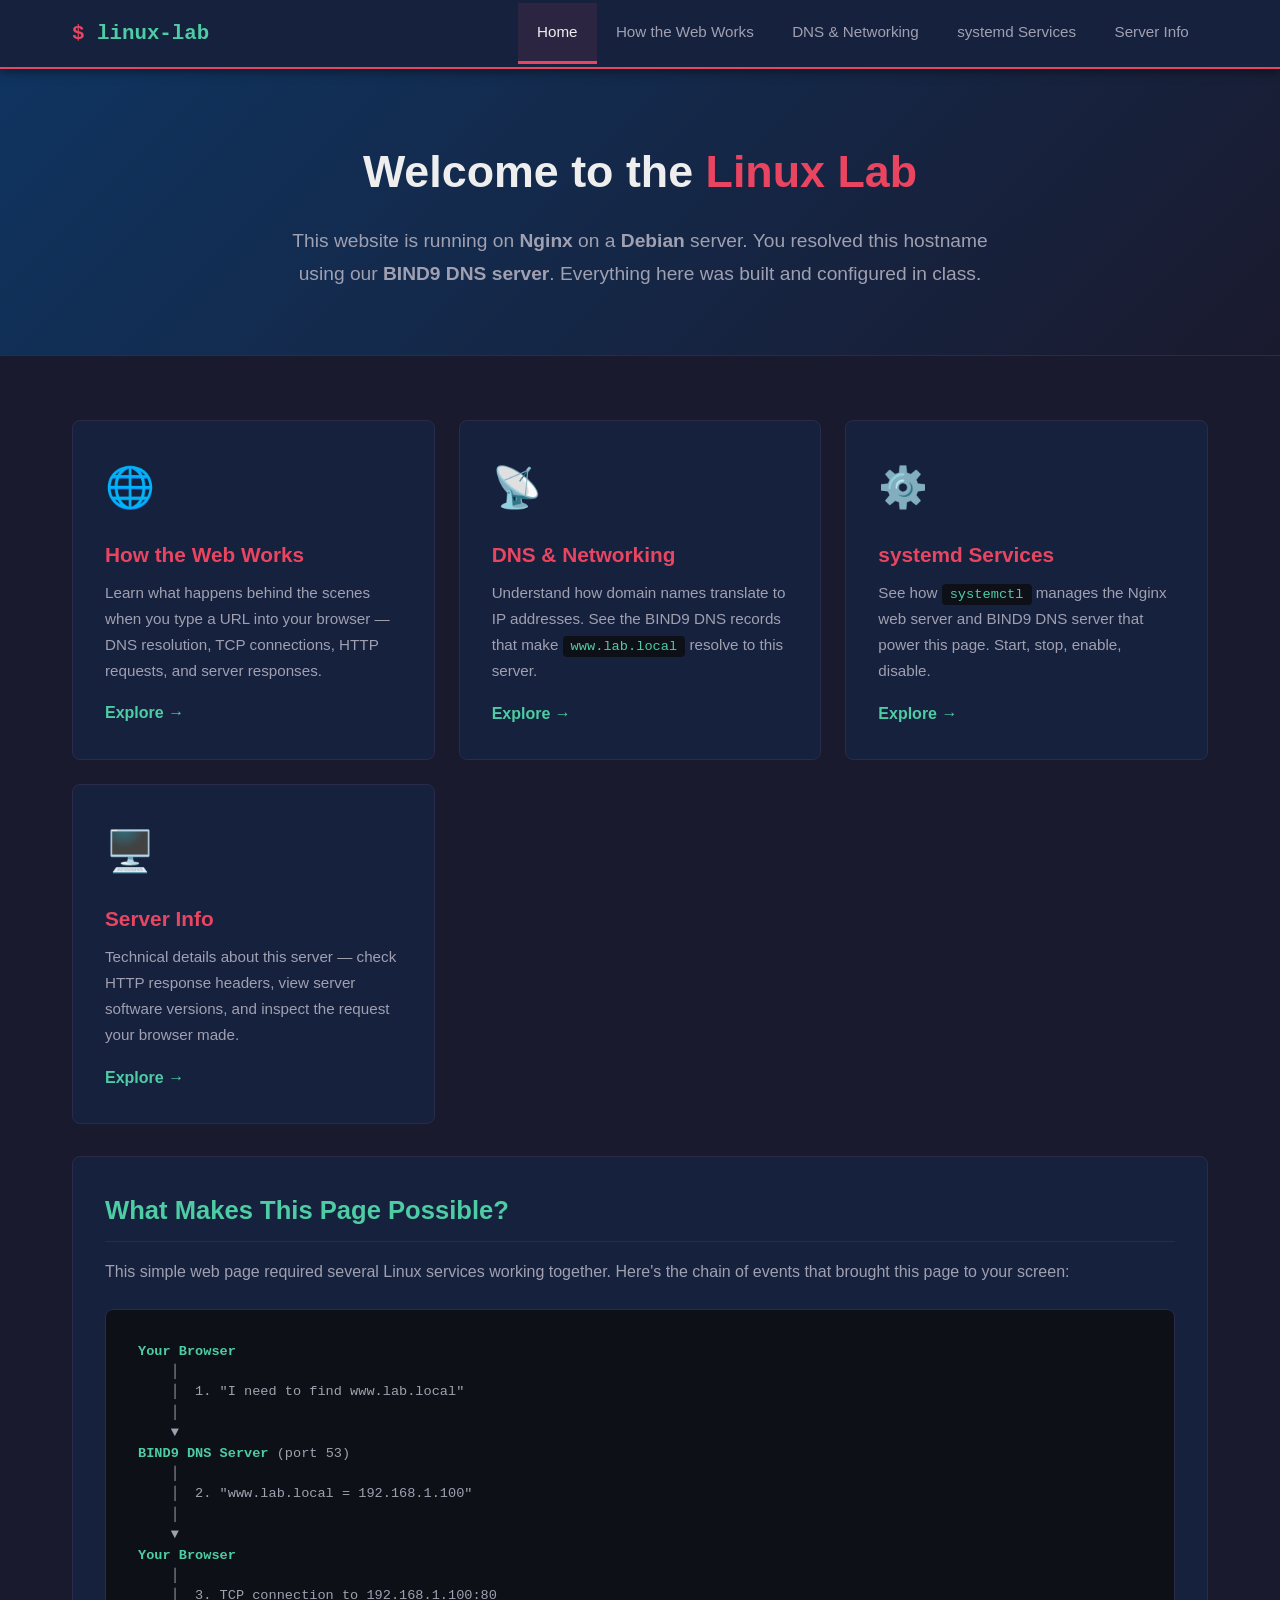
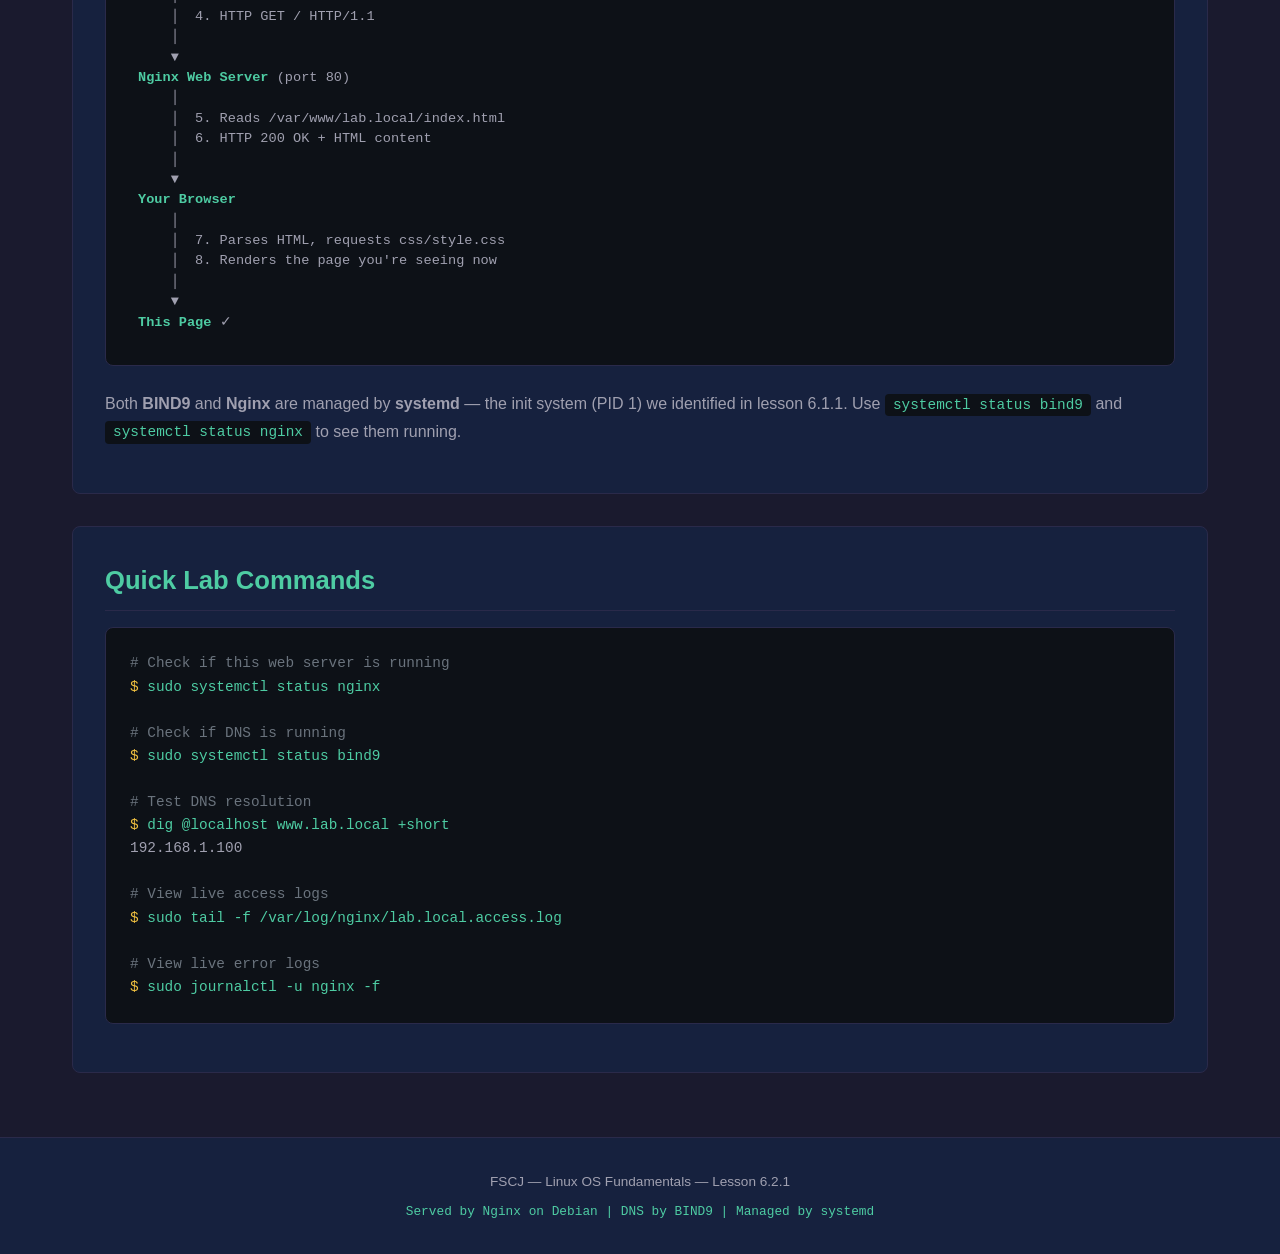
<file: lesson6-maintain-system-startup-services/sample-files/website/index.html>
<!DOCTYPE html>
<html lang="en">
<head>
    <meta charset="UTF-8">
    <meta name="viewport" content="width=device-width, initial-scale=1.0">
    <title>Linux Lab — FSCJ</title>
    <link rel="stylesheet" href="css/style.css">
</head>
<body>

<nav>
    <div class="nav-container">
        <a href="index.html" class="logo">$ <span>linux-lab</span></a>
        <ul>
            <li><a href="index.html" class="active">Home</a></li>
            <li><a href="about.html">How the Web Works</a></li>
            <li><a href="network.html">DNS &amp; Networking</a></li>
            <li><a href="services.html">systemd Services</a></li>
            <li><a href="info.html">Server Info</a></li>
        </ul>
    </div>
</nav>

<div class="hero">
    <h1>Welcome to the <span class="highlight">Linux Lab</span></h1>
    <p>This website is running on <strong>Nginx</strong> on a <strong>Debian</strong> server.
       You resolved this hostname using our <strong>BIND9 DNS server</strong>.
       Everything here was built and configured in class.</p>
</div>

<main>

    <div class="card-grid">
        <div class="card">
            <div class="icon">🌐</div>
            <h3>How the Web Works</h3>
            <p>Learn what happens behind the scenes when you type a URL into your browser — DNS resolution, TCP connections, HTTP requests, and server responses.</p>
            <a href="about.html">Explore &rarr;</a>
        </div>

        <div class="card">
            <div class="icon">📡</div>
            <h3>DNS &amp; Networking</h3>
            <p>Understand how domain names translate to IP addresses. See the BIND9 DNS records that make <code>www.lab.local</code> resolve to this server.</p>
            <a href="network.html">Explore &rarr;</a>
        </div>

        <div class="card">
            <div class="icon">⚙️</div>
            <h3>systemd Services</h3>
            <p>See how <code>systemctl</code> manages the Nginx web server and BIND9 DNS server that power this page. Start, stop, enable, disable.</p>
            <a href="services.html">Explore &rarr;</a>
        </div>

        <div class="card">
            <div class="icon">🖥️</div>
            <h3>Server Info</h3>
            <p>Technical details about this server — check HTTP response headers, view server software versions, and inspect the request your browser made.</p>
            <a href="info.html">Explore &rarr;</a>
        </div>
    </div>

    <div class="content-section">
        <h2>What Makes This Page Possible?</h2>
        <p>This simple web page required several Linux services working together. Here's the chain of events that brought this page to your screen:</p>

        <div class="diagram"><span class="label">Your Browser</span>
    │
    │  1. "I need to find www.lab.local"
    │
    ▼
<span class="label">BIND9 DNS Server</span> (port 53)
    │
    │  2. "www.lab.local = 192.168.1.100"
    │
    ▼
<span class="label">Your Browser</span>
    │
    │  3. TCP connection to 192.168.1.100:80
    │  4. HTTP GET / HTTP/1.1
    │
    ▼
<span class="label">Nginx Web Server</span> (port 80)
    │
    │  5. Reads /var/www/lab.local/index.html
    │  6. HTTP 200 OK + HTML content
    │
    ▼
<span class="label">Your Browser</span>
    │
    │  7. Parses HTML, requests css/style.css
    │  8. Renders the page you're seeing now
    │
    ▼
<span class="label">This Page</span> ✓</div>

        <p>Both <strong>BIND9</strong> and <strong>Nginx</strong> are managed by <strong>systemd</strong> — the init system (PID 1) we identified in lesson 6.1.1. Use <code>systemctl status bind9</code> and <code>systemctl status nginx</code> to see them running.</p>
    </div>

    <div class="content-section">
        <h2>Quick Lab Commands</h2>
        <pre><code><span class="comment"># Check if this web server is running</span>
<span class="prompt">$</span> <span class="command">sudo systemctl status nginx</span>

<span class="comment"># Check if DNS is running</span>
<span class="prompt">$</span> <span class="command">sudo systemctl status bind9</span>

<span class="comment"># Test DNS resolution</span>
<span class="prompt">$</span> <span class="command">dig @localhost www.lab.local +short</span>
<span class="output">192.168.1.100</span>

<span class="comment"># View live access logs</span>
<span class="prompt">$</span> <span class="command">sudo tail -f /var/log/nginx/lab.local.access.log</span>

<span class="comment"># View live error logs</span>
<span class="prompt">$</span> <span class="command">sudo journalctl -u nginx -f</span></code></pre>
    </div>

</main>

<footer>
    <p>FSCJ — Linux OS Fundamentals — Lesson 6.2.1</p>
    <div class="footer-info">Served by Nginx on Debian | DNS by BIND9 | Managed by systemd</div>
</footer>

</body>
</html>
</file>
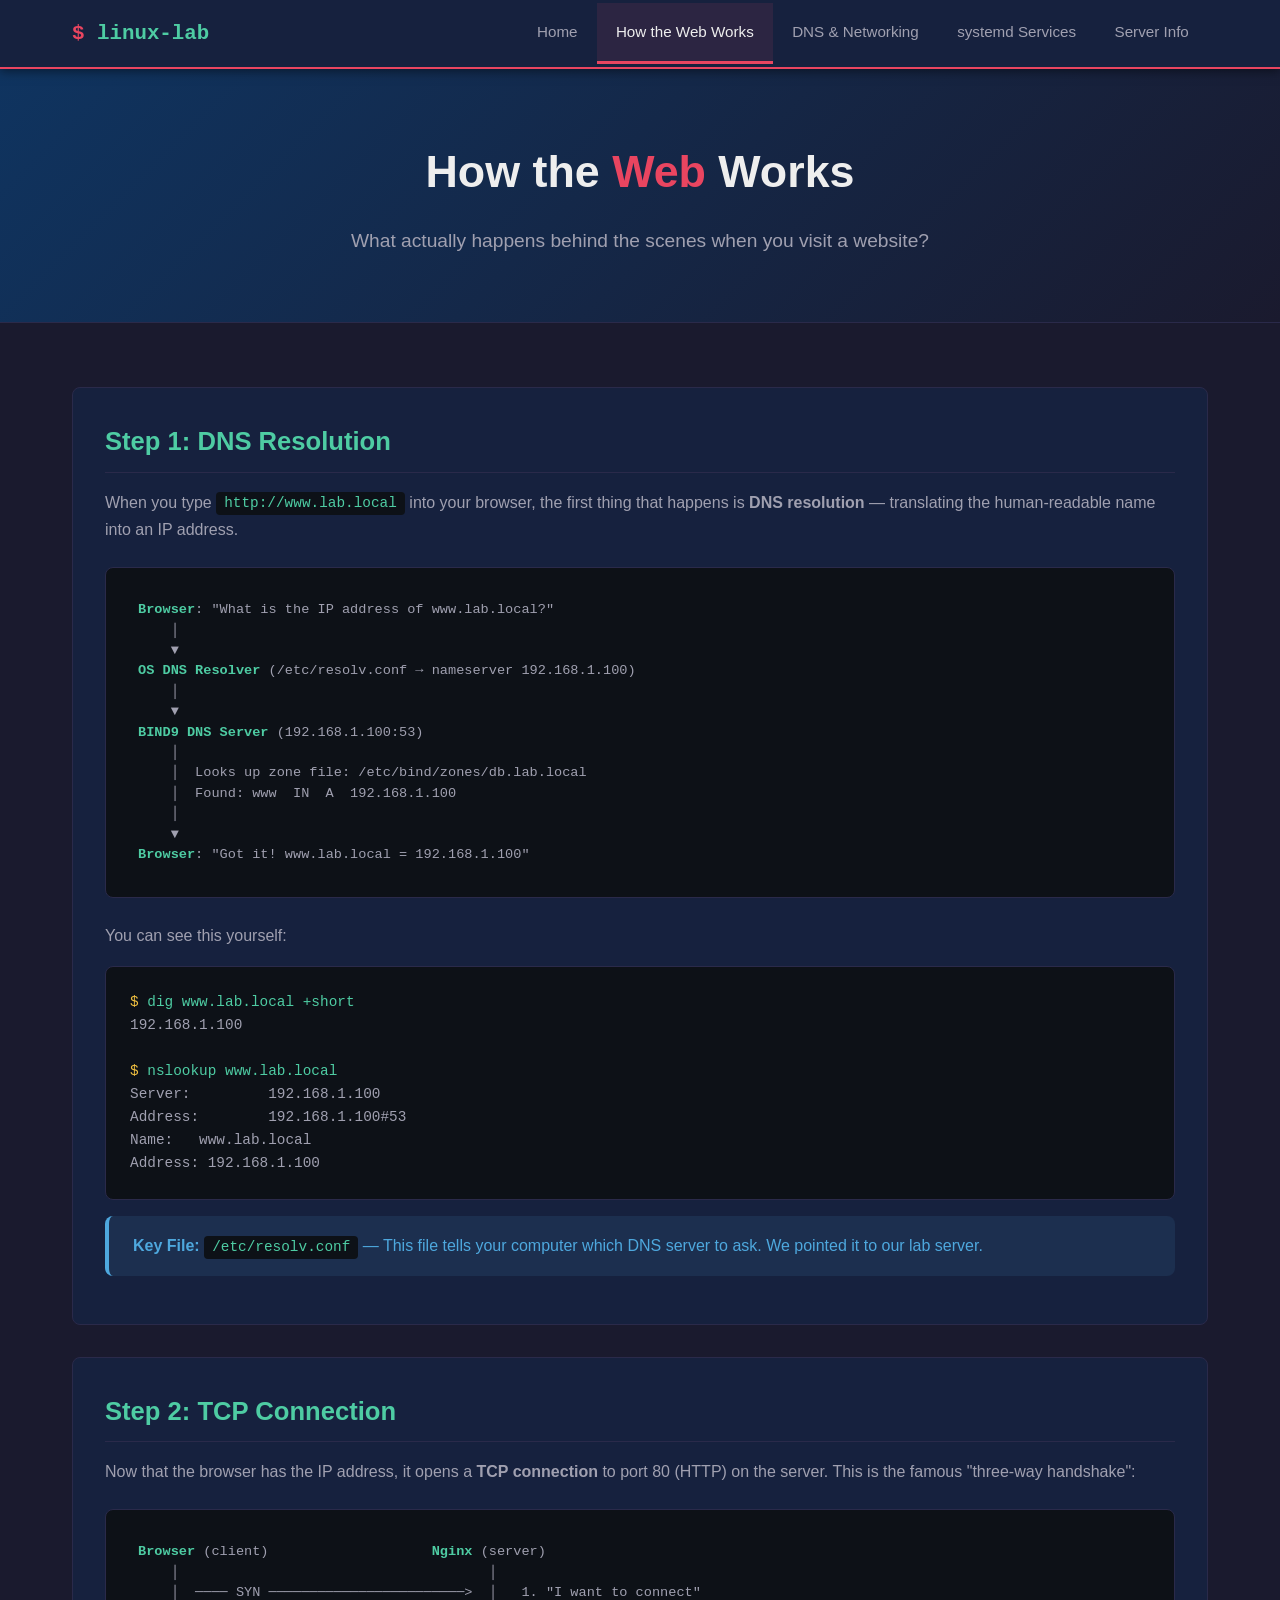
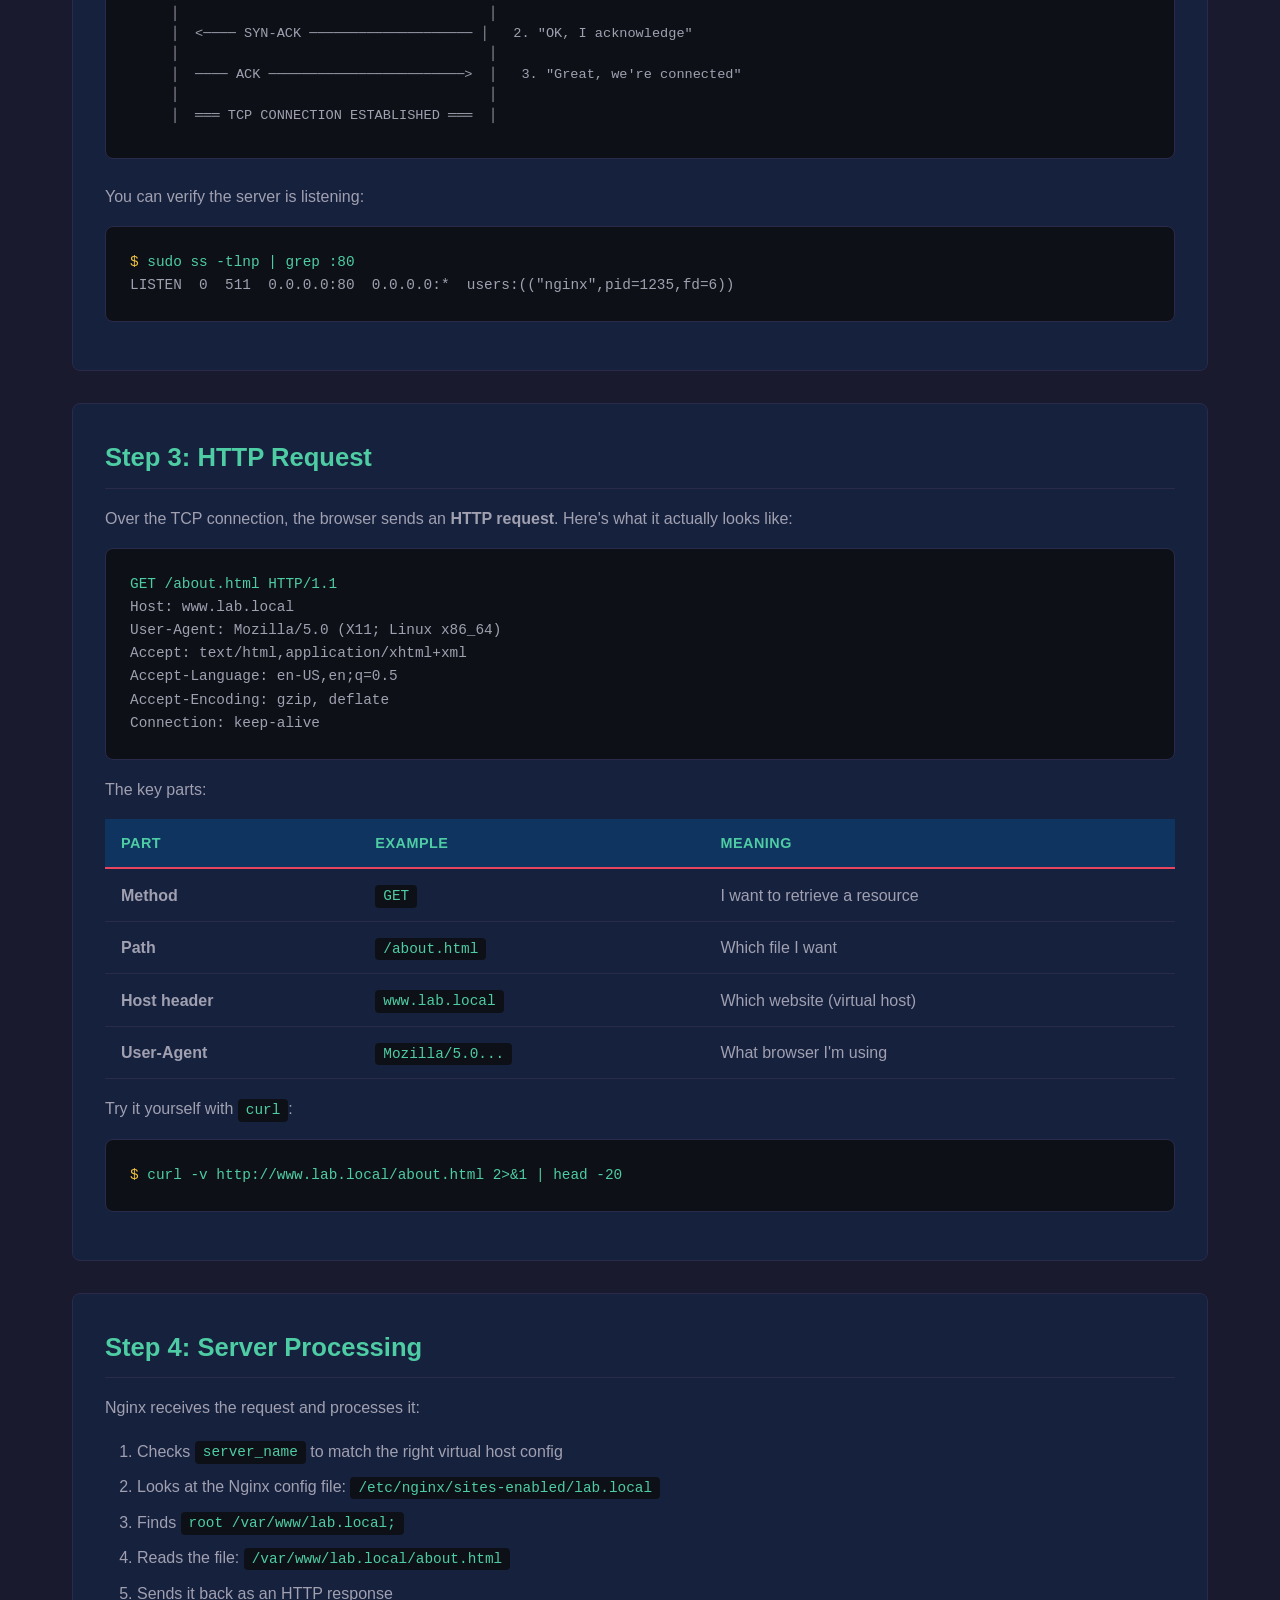
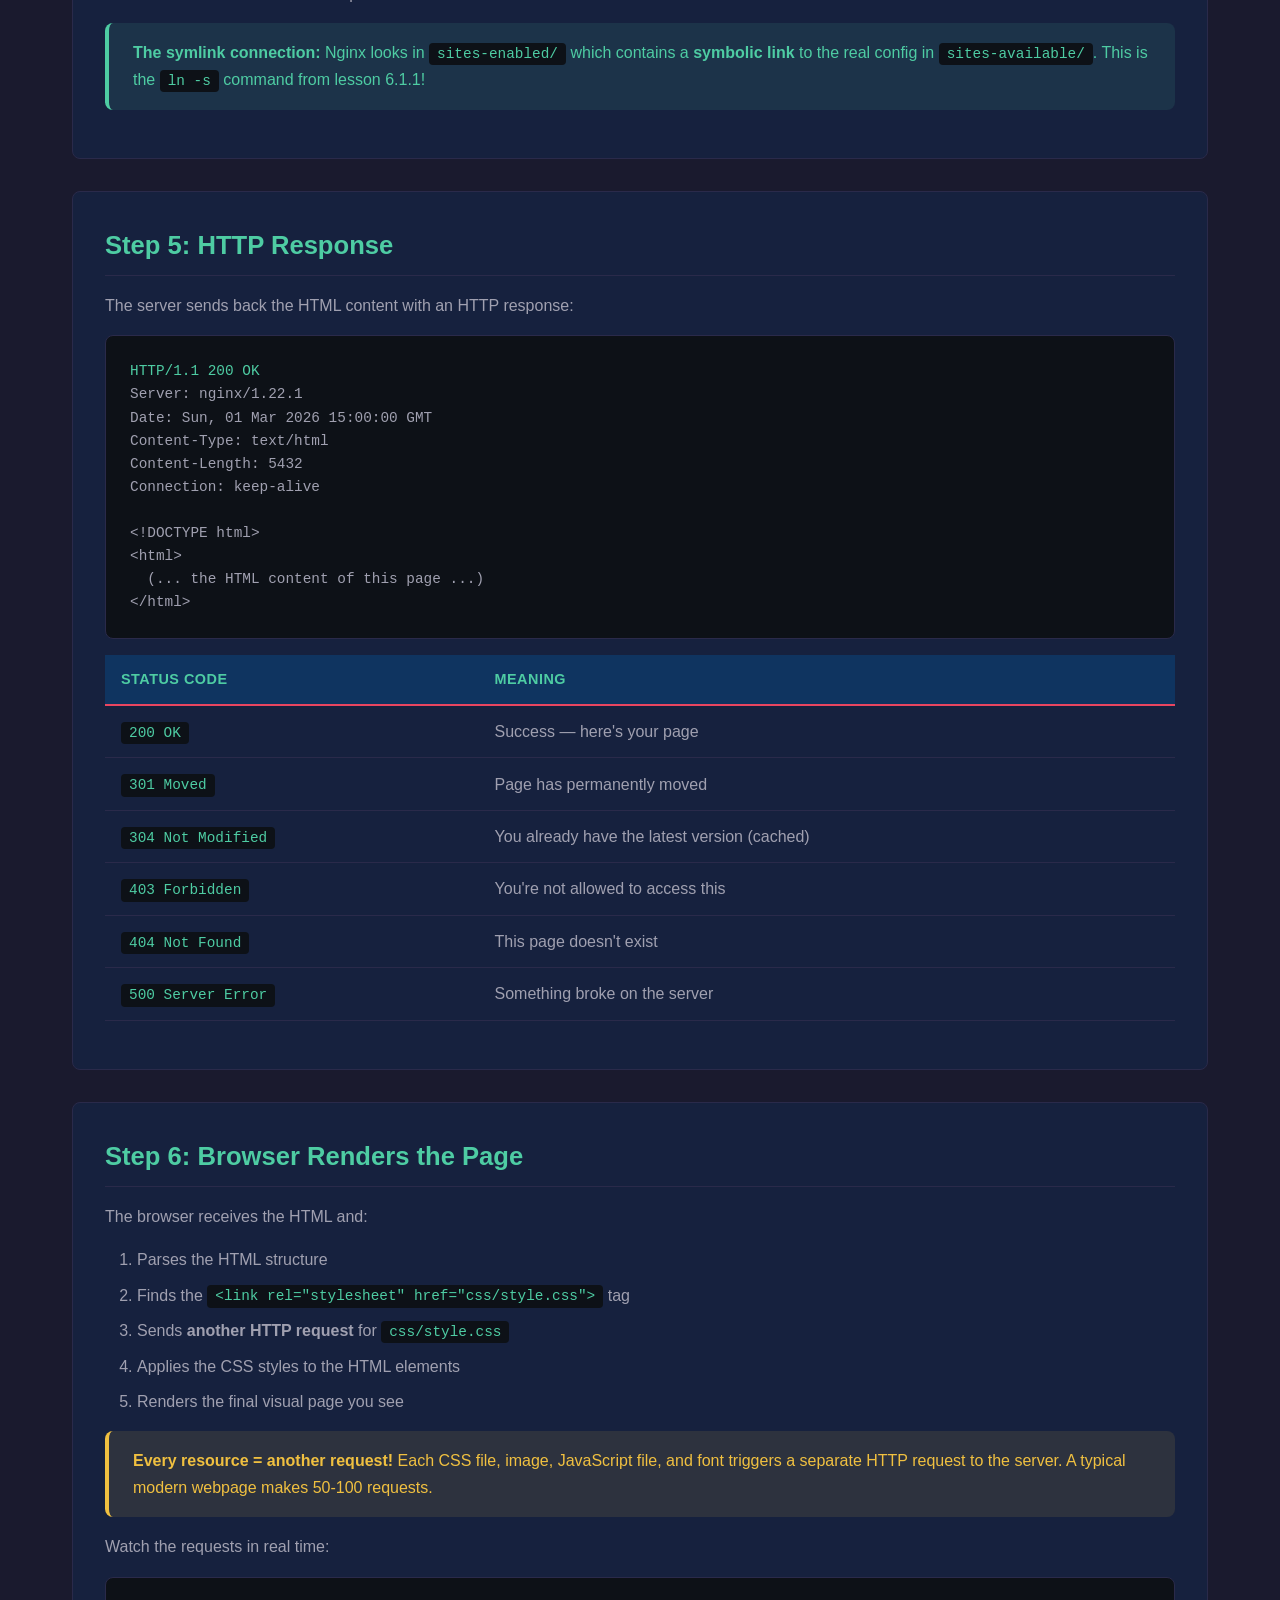
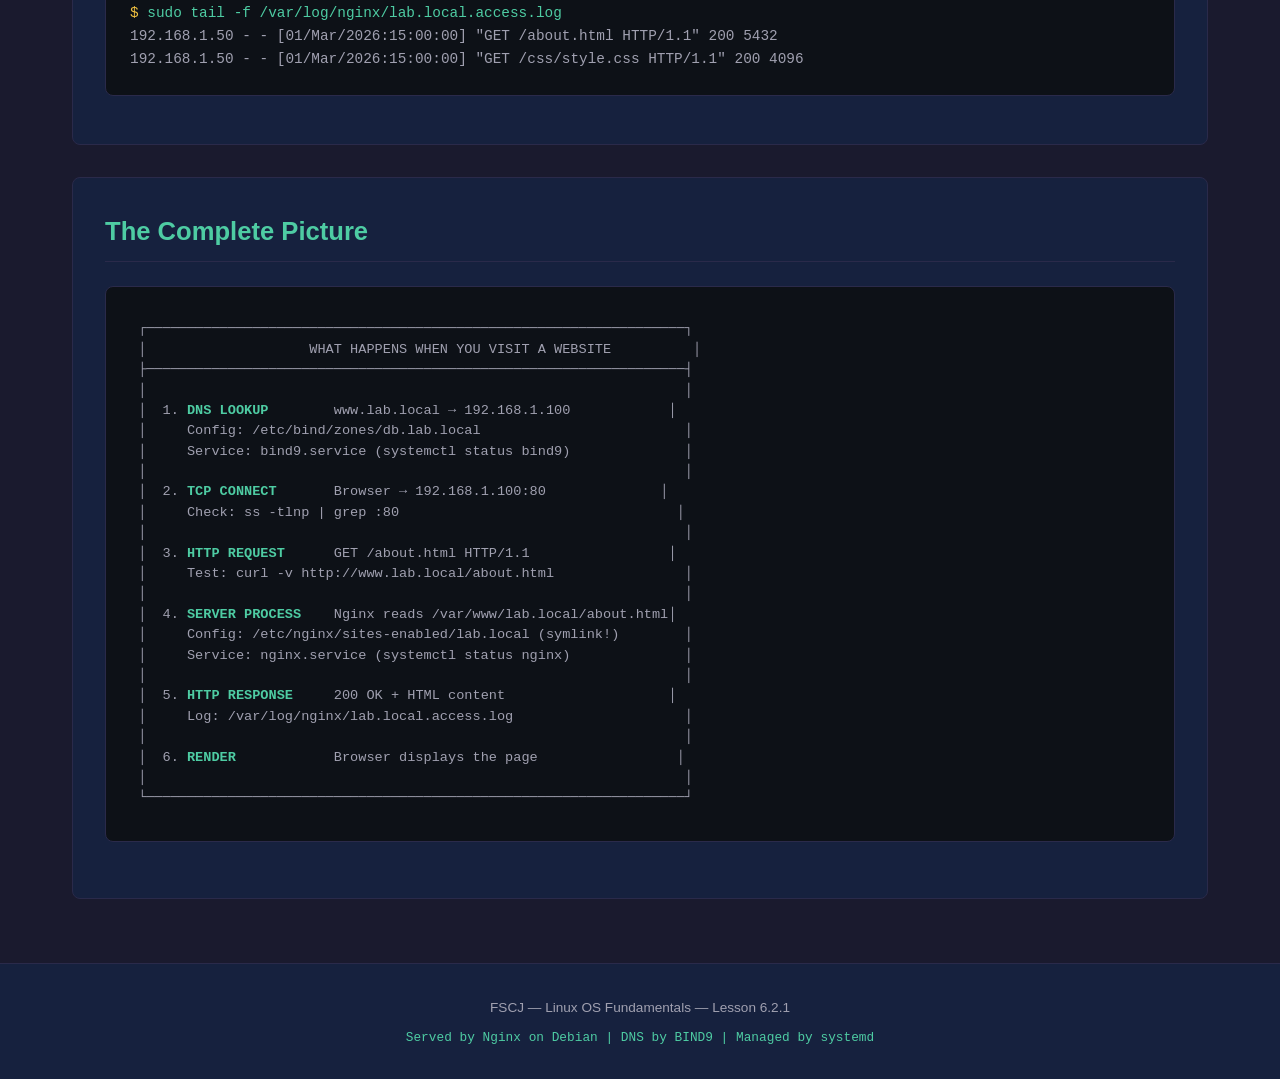
<file: lesson6-maintain-system-startup-services/sample-files/website/about.html>
<!DOCTYPE html>
<html lang="en">
<head>
    <meta charset="UTF-8">
    <meta name="viewport" content="width=device-width, initial-scale=1.0">
    <title>How the Web Works — Linux Lab</title>
    <link rel="stylesheet" href="css/style.css">
</head>
<body>

<nav>
    <div class="nav-container">
        <a href="index.html" class="logo">$ <span>linux-lab</span></a>
        <ul>
            <li><a href="index.html">Home</a></li>
            <li><a href="about.html" class="active">How the Web Works</a></li>
            <li><a href="network.html">DNS &amp; Networking</a></li>
            <li><a href="services.html">systemd Services</a></li>
            <li><a href="info.html">Server Info</a></li>
        </ul>
    </div>
</nav>

<div class="hero">
    <h1>How the <span class="highlight">Web</span> Works</h1>
    <p>What actually happens behind the scenes when you visit a website?</p>
</div>

<main>

    <div class="content-section">
        <h2>Step 1: DNS Resolution</h2>
        <p>When you type <code>http://www.lab.local</code> into your browser, the first thing that happens is <strong>DNS resolution</strong> — translating the human-readable name into an IP address.</p>

        <div class="diagram"><span class="label">Browser</span>: "What is the IP address of www.lab.local?"
    │
    ▼
<span class="label">OS DNS Resolver</span> (/etc/resolv.conf → nameserver 192.168.1.100)
    │
    ▼
<span class="label">BIND9 DNS Server</span> (192.168.1.100:53)
    │
    │  Looks up zone file: /etc/bind/zones/db.lab.local
    │  Found: www  IN  A  192.168.1.100
    │
    ▼
<span class="label">Browser</span>: "Got it! www.lab.local = 192.168.1.100"</div>

        <p>You can see this yourself:</p>
        <pre><code><span class="prompt">$</span> <span class="command">dig www.lab.local +short</span>
<span class="output">192.168.1.100</span>

<span class="prompt">$</span> <span class="command">nslookup www.lab.local</span>
<span class="output">Server:		192.168.1.100
Address:	192.168.1.100#53
Name:	www.lab.local
Address: 192.168.1.100</span></code></pre>

        <div class="alert alert-info">
            <strong>Key File:</strong> <code>/etc/resolv.conf</code> — This file tells your computer which DNS server to ask. We pointed it to our lab server.
        </div>
    </div>

    <div class="content-section">
        <h2>Step 2: TCP Connection</h2>
        <p>Now that the browser has the IP address, it opens a <strong>TCP connection</strong> to port 80 (HTTP) on the server. This is the famous "three-way handshake":</p>

        <div class="diagram"><span class="label">Browser</span> (client)                    <span class="label">Nginx</span> (server)
    │                                      │
    │  ──── SYN ────────────────────────>  │   1. "I want to connect"
    │                                      │
    │  <──── SYN-ACK ──────────────────── │   2. "OK, I acknowledge"
    │                                      │
    │  ──── ACK ────────────────────────>  │   3. "Great, we're connected"
    │                                      │
    │  ═══ TCP CONNECTION ESTABLISHED ═══  │</div>

        <p>You can verify the server is listening:</p>
        <pre><code><span class="prompt">$</span> <span class="command">sudo ss -tlnp | grep :80</span>
<span class="output">LISTEN  0  511  0.0.0.0:80  0.0.0.0:*  users:(("nginx",pid=1235,fd=6))</span></code></pre>
    </div>

    <div class="content-section">
        <h2>Step 3: HTTP Request</h2>
        <p>Over the TCP connection, the browser sends an <strong>HTTP request</strong>. Here's what it actually looks like:</p>

        <pre><code><span class="command">GET /about.html HTTP/1.1</span>
<span class="output">Host: www.lab.local
User-Agent: Mozilla/5.0 (X11; Linux x86_64)
Accept: text/html,application/xhtml+xml
Accept-Language: en-US,en;q=0.5
Accept-Encoding: gzip, deflate
Connection: keep-alive</span></code></pre>

        <p>The key parts:</p>
        <table>
            <tr><th>Part</th><th>Example</th><th>Meaning</th></tr>
            <tr><td><strong>Method</strong></td><td><code>GET</code></td><td>I want to retrieve a resource</td></tr>
            <tr><td><strong>Path</strong></td><td><code>/about.html</code></td><td>Which file I want</td></tr>
            <tr><td><strong>Host header</strong></td><td><code>www.lab.local</code></td><td>Which website (virtual host)</td></tr>
            <tr><td><strong>User-Agent</strong></td><td><code>Mozilla/5.0...</code></td><td>What browser I'm using</td></tr>
        </table>

        <p>Try it yourself with <code>curl</code>:</p>
        <pre><code><span class="prompt">$</span> <span class="command">curl -v http://www.lab.local/about.html 2>&amp;1 | head -20</span></code></pre>
    </div>

    <div class="content-section">
        <h2>Step 4: Server Processing</h2>
        <p>Nginx receives the request and processes it:</p>

        <ol>
            <li>Checks <code>server_name</code> to match the right virtual host config</li>
            <li>Looks at the Nginx config file: <code>/etc/nginx/sites-enabled/lab.local</code></li>
            <li>Finds <code>root /var/www/lab.local;</code></li>
            <li>Reads the file: <code>/var/www/lab.local/about.html</code></li>
            <li>Sends it back as an HTTP response</li>
        </ol>

        <div class="alert alert-success">
            <strong>The symlink connection:</strong> Nginx looks in <code>sites-enabled/</code> which contains a <strong>symbolic link</strong> to the real config in <code>sites-available/</code>. This is the <code>ln -s</code> command from lesson 6.1.1!
        </div>
    </div>

    <div class="content-section">
        <h2>Step 5: HTTP Response</h2>
        <p>The server sends back the HTML content with an HTTP response:</p>

        <pre><code><span class="command">HTTP/1.1 200 OK</span>
<span class="output">Server: nginx/1.22.1
Date: Sun, 01 Mar 2026 15:00:00 GMT
Content-Type: text/html
Content-Length: 5432
Connection: keep-alive</span>

<span class="output">&lt;!DOCTYPE html&gt;
&lt;html&gt;
  (... the HTML content of this page ...)
&lt;/html&gt;</span></code></pre>

        <table>
            <tr><th>Status Code</th><th>Meaning</th></tr>
            <tr><td><code>200 OK</code></td><td>Success — here's your page</td></tr>
            <tr><td><code>301 Moved</code></td><td>Page has permanently moved</td></tr>
            <tr><td><code>304 Not Modified</code></td><td>You already have the latest version (cached)</td></tr>
            <tr><td><code>403 Forbidden</code></td><td>You're not allowed to access this</td></tr>
            <tr><td><code>404 Not Found</code></td><td>This page doesn't exist</td></tr>
            <tr><td><code>500 Server Error</code></td><td>Something broke on the server</td></tr>
        </table>
    </div>

    <div class="content-section">
        <h2>Step 6: Browser Renders the Page</h2>
        <p>The browser receives the HTML and:</p>
        <ol>
            <li>Parses the HTML structure</li>
            <li>Finds the <code>&lt;link rel="stylesheet" href="css/style.css"&gt;</code> tag</li>
            <li>Sends <strong>another HTTP request</strong> for <code>css/style.css</code></li>
            <li>Applies the CSS styles to the HTML elements</li>
            <li>Renders the final visual page you see</li>
        </ol>

        <div class="alert alert-warning">
            <strong>Every resource = another request!</strong> Each CSS file, image, JavaScript file, and font triggers a separate HTTP request to the server. A typical modern webpage makes 50-100 requests.
        </div>

        <p>Watch the requests in real time:</p>
        <pre><code><span class="prompt">$</span> <span class="command">sudo tail -f /var/log/nginx/lab.local.access.log</span>
<span class="output">192.168.1.50 - - [01/Mar/2026:15:00:00] "GET /about.html HTTP/1.1" 200 5432
192.168.1.50 - - [01/Mar/2026:15:00:00] "GET /css/style.css HTTP/1.1" 200 4096</span></code></pre>
    </div>

    <div class="content-section">
        <h2>The Complete Picture</h2>
        <div class="diagram">┌──────────────────────────────────────────────────────────────────┐
│                    WHAT HAPPENS WHEN YOU VISIT A WEBSITE          │
├──────────────────────────────────────────────────────────────────┤
│                                                                  │
│  1. <span class="label">DNS LOOKUP</span>        www.lab.local → 192.168.1.100            │
│     Config: /etc/bind/zones/db.lab.local                         │
│     Service: bind9.service (systemctl status bind9)              │
│                                                                  │
│  2. <span class="label">TCP CONNECT</span>       Browser → 192.168.1.100:80              │
│     Check: ss -tlnp | grep :80                                  │
│                                                                  │
│  3. <span class="label">HTTP REQUEST</span>      GET /about.html HTTP/1.1                 │
│     Test: curl -v http://www.lab.local/about.html                │
│                                                                  │
│  4. <span class="label">SERVER PROCESS</span>    Nginx reads /var/www/lab.local/about.html│
│     Config: /etc/nginx/sites-enabled/lab.local (symlink!)        │
│     Service: nginx.service (systemctl status nginx)              │
│                                                                  │
│  5. <span class="label">HTTP RESPONSE</span>     200 OK + HTML content                    │
│     Log: /var/log/nginx/lab.local.access.log                     │
│                                                                  │
│  6. <span class="label">RENDER</span>            Browser displays the page                 │
│                                                                  │
└──────────────────────────────────────────────────────────────────┘</div>
    </div>

</main>

<footer>
    <p>FSCJ — Linux OS Fundamentals — Lesson 6.2.1</p>
    <div class="footer-info">Served by Nginx on Debian | DNS by BIND9 | Managed by systemd</div>
</footer>

</body>
</html>
</file>
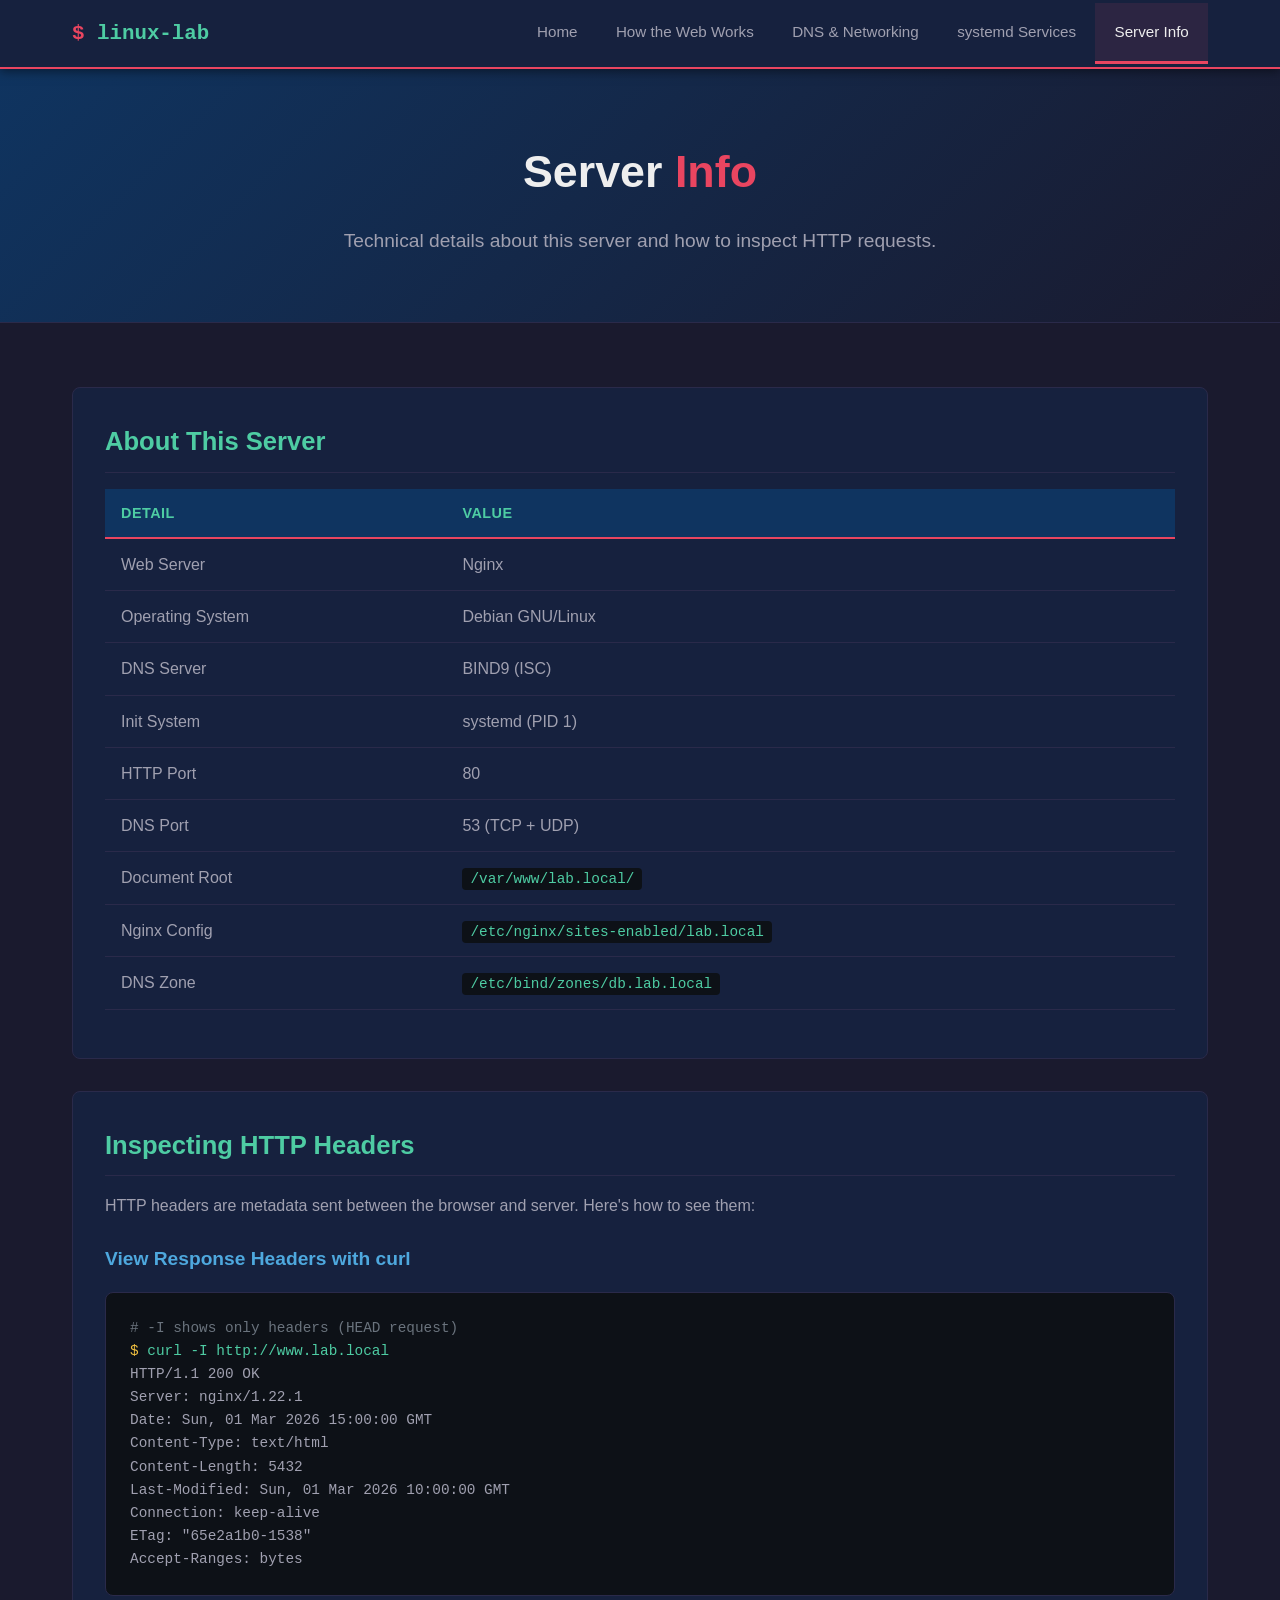
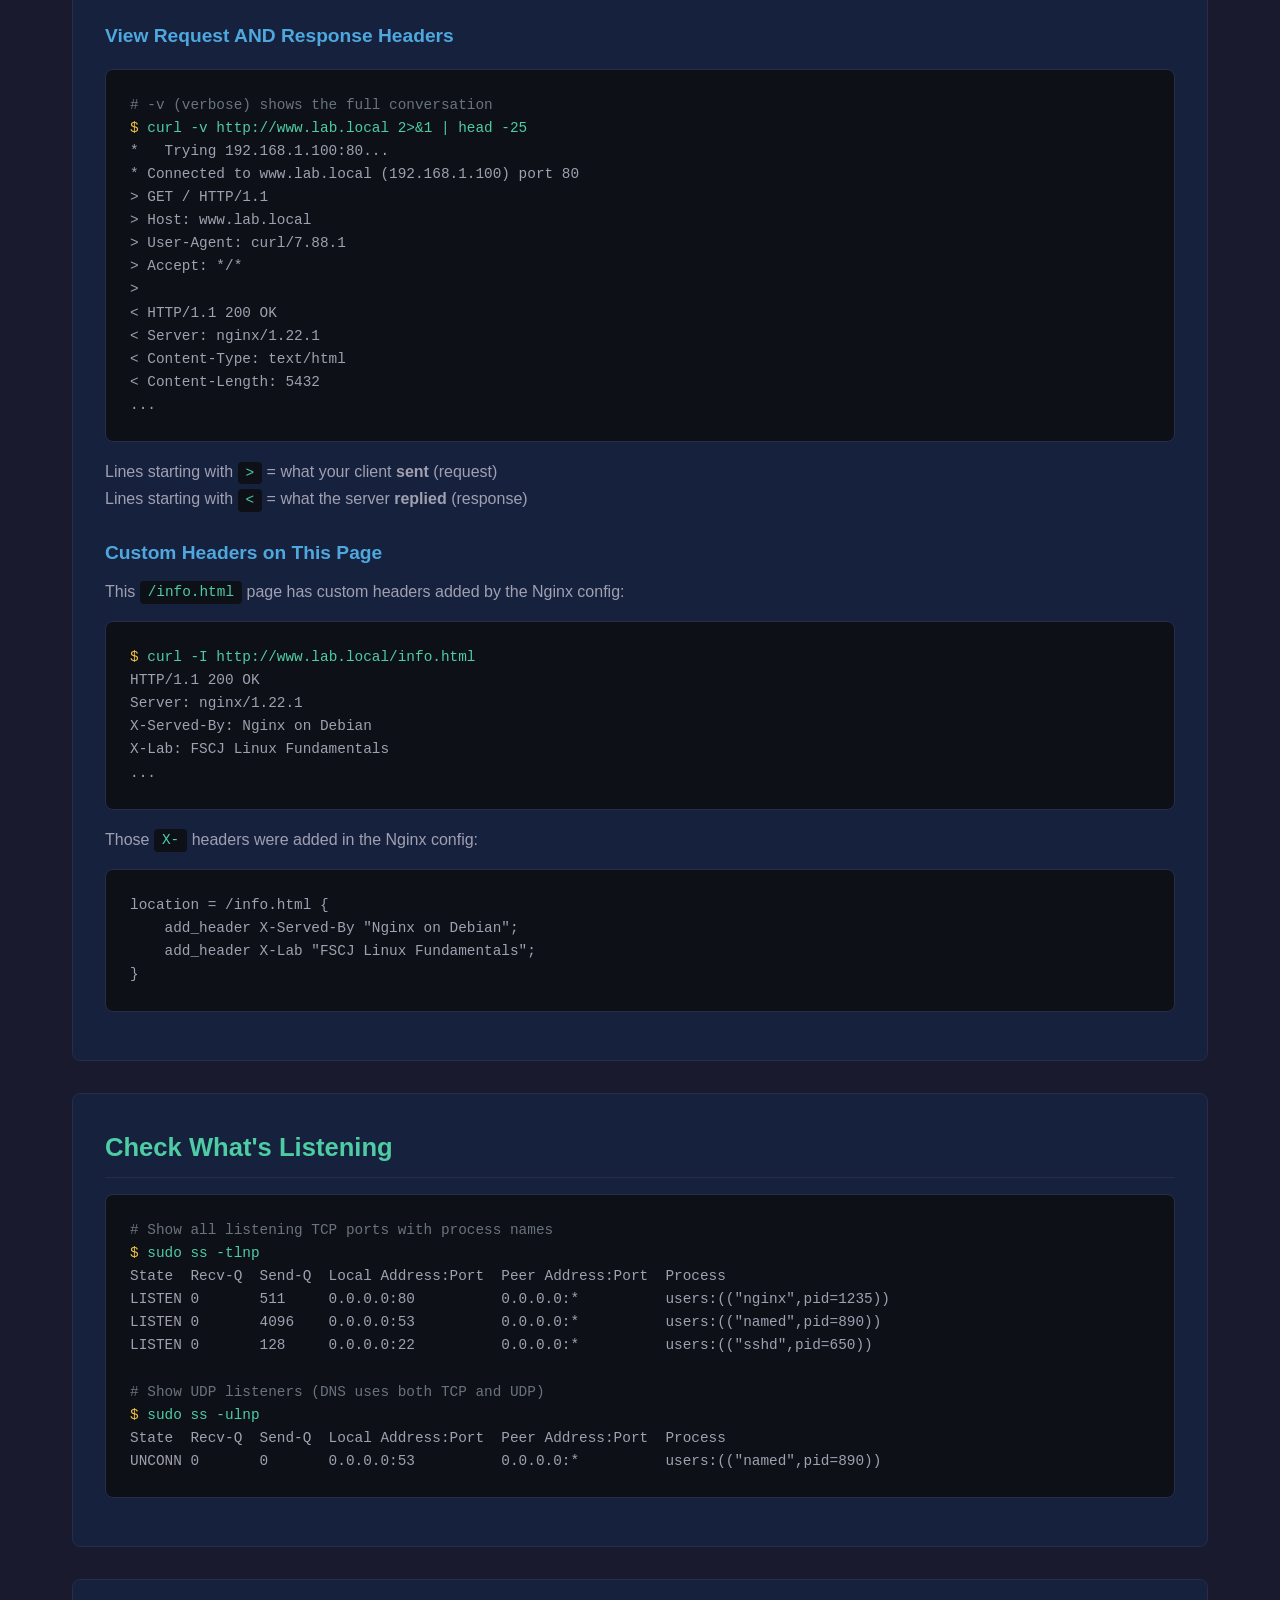
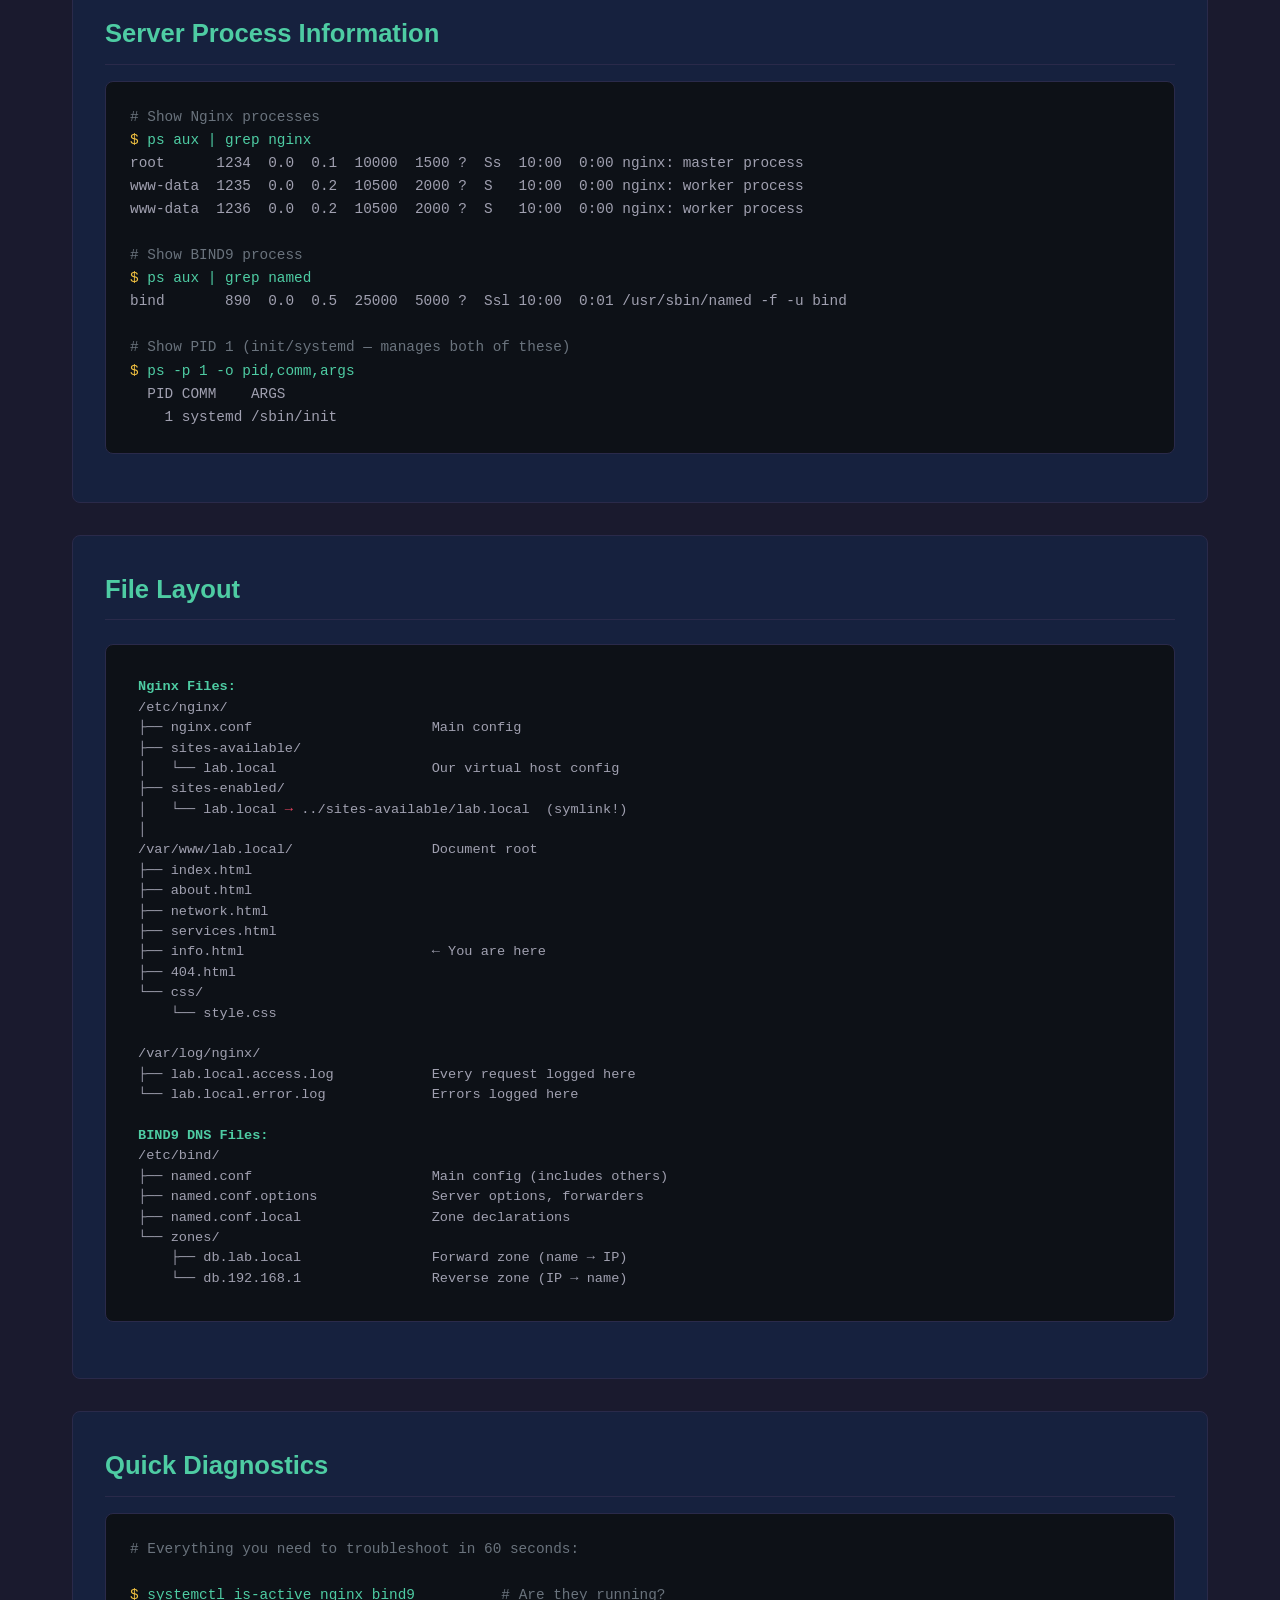
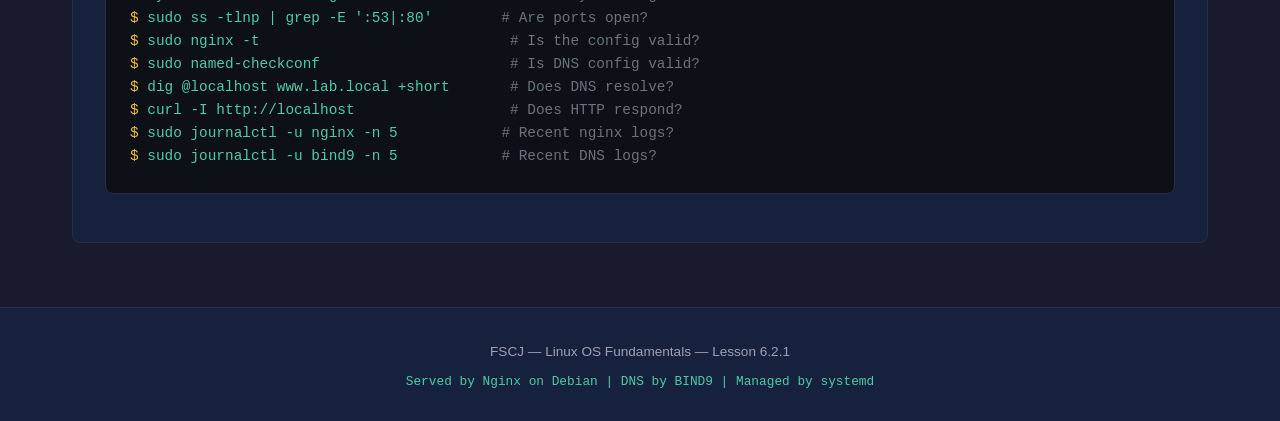
<file: lesson6-maintain-system-startup-services/sample-files/website/info.html>
<!DOCTYPE html>
<html lang="en">
<head>
    <meta charset="UTF-8">
    <meta name="viewport" content="width=device-width, initial-scale=1.0">
    <title>Server Info — Linux Lab</title>
    <link rel="stylesheet" href="css/style.css">
</head>
<body>

<nav>
    <div class="nav-container">
        <a href="index.html" class="logo">$ <span>linux-lab</span></a>
        <ul>
            <li><a href="index.html">Home</a></li>
            <li><a href="about.html">How the Web Works</a></li>
            <li><a href="network.html">DNS &amp; Networking</a></li>
            <li><a href="services.html">systemd Services</a></li>
            <li><a href="info.html" class="active">Server Info</a></li>
        </ul>
    </div>
</nav>

<div class="hero">
    <h1>Server <span class="highlight">Info</span></h1>
    <p>Technical details about this server and how to inspect HTTP requests.</p>
</div>

<main>

    <div class="content-section">
        <h2>About This Server</h2>
        <table>
            <tr><th>Detail</th><th>Value</th></tr>
            <tr><td>Web Server</td><td>Nginx</td></tr>
            <tr><td>Operating System</td><td>Debian GNU/Linux</td></tr>
            <tr><td>DNS Server</td><td>BIND9 (ISC)</td></tr>
            <tr><td>Init System</td><td>systemd (PID 1)</td></tr>
            <tr><td>HTTP Port</td><td>80</td></tr>
            <tr><td>DNS Port</td><td>53 (TCP + UDP)</td></tr>
            <tr><td>Document Root</td><td><code>/var/www/lab.local/</code></td></tr>
            <tr><td>Nginx Config</td><td><code>/etc/nginx/sites-enabled/lab.local</code></td></tr>
            <tr><td>DNS Zone</td><td><code>/etc/bind/zones/db.lab.local</code></td></tr>
        </table>
    </div>

    <div class="content-section">
        <h2>Inspecting HTTP Headers</h2>
        <p>HTTP headers are metadata sent between the browser and server. Here's how to see them:</p>

        <h3>View Response Headers with curl</h3>
        <pre><code><span class="comment"># -I shows only headers (HEAD request)</span>
<span class="prompt">$</span> <span class="command">curl -I http://www.lab.local</span>
<span class="output">HTTP/1.1 200 OK
Server: nginx/1.22.1
Date: Sun, 01 Mar 2026 15:00:00 GMT
Content-Type: text/html
Content-Length: 5432
Last-Modified: Sun, 01 Mar 2026 10:00:00 GMT
Connection: keep-alive
ETag: "65e2a1b0-1538"
Accept-Ranges: bytes</span></code></pre>

        <h3>View Request AND Response Headers</h3>
        <pre><code><span class="comment"># -v (verbose) shows the full conversation</span>
<span class="prompt">$</span> <span class="command">curl -v http://www.lab.local 2>&amp;1 | head -25</span>
<span class="output">*   Trying 192.168.1.100:80...
* Connected to www.lab.local (192.168.1.100) port 80
> GET / HTTP/1.1
> Host: www.lab.local
> User-Agent: curl/7.88.1
> Accept: */*
>
< HTTP/1.1 200 OK
< Server: nginx/1.22.1
< Content-Type: text/html
< Content-Length: 5432
...</span></code></pre>

        <p>Lines starting with <code>&gt;</code> = what your client <strong>sent</strong> (request)<br>
           Lines starting with <code>&lt;</code> = what the server <strong>replied</strong> (response)</p>

        <h3>Custom Headers on This Page</h3>
        <p>This <code>/info.html</code> page has custom headers added by the Nginx config:</p>
        <pre><code><span class="prompt">$</span> <span class="command">curl -I http://www.lab.local/info.html</span>
<span class="output">HTTP/1.1 200 OK
Server: nginx/1.22.1
X-Served-By: Nginx on Debian
X-Lab: FSCJ Linux Fundamentals
...</span></code></pre>
        <p>Those <code>X-</code> headers were added in the Nginx config:</p>
        <pre><code><span class="output">location = /info.html {
    add_header X-Served-By "Nginx on Debian";
    add_header X-Lab "FSCJ Linux Fundamentals";
}</span></code></pre>
    </div>

    <div class="content-section">
        <h2>Check What's Listening</h2>
        <pre><code><span class="comment"># Show all listening TCP ports with process names</span>
<span class="prompt">$</span> <span class="command">sudo ss -tlnp</span>
<span class="output">State  Recv-Q  Send-Q  Local Address:Port  Peer Address:Port  Process
LISTEN 0       511     0.0.0.0:80          0.0.0.0:*          users:(("nginx",pid=1235))
LISTEN 0       4096    0.0.0.0:53          0.0.0.0:*          users:(("named",pid=890))
LISTEN 0       128     0.0.0.0:22          0.0.0.0:*          users:(("sshd",pid=650))</span>

<span class="comment"># Show UDP listeners (DNS uses both TCP and UDP)</span>
<span class="prompt">$</span> <span class="command">sudo ss -ulnp</span>
<span class="output">State  Recv-Q  Send-Q  Local Address:Port  Peer Address:Port  Process
UNCONN 0       0       0.0.0.0:53          0.0.0.0:*          users:(("named",pid=890))</span></code></pre>
    </div>

    <div class="content-section">
        <h2>Server Process Information</h2>
        <pre><code><span class="comment"># Show Nginx processes</span>
<span class="prompt">$</span> <span class="command">ps aux | grep nginx</span>
<span class="output">root      1234  0.0  0.1  10000  1500 ?  Ss  10:00  0:00 nginx: master process
www-data  1235  0.0  0.2  10500  2000 ?  S   10:00  0:00 nginx: worker process
www-data  1236  0.0  0.2  10500  2000 ?  S   10:00  0:00 nginx: worker process</span>

<span class="comment"># Show BIND9 process</span>
<span class="prompt">$</span> <span class="command">ps aux | grep named</span>
<span class="output">bind       890  0.0  0.5  25000  5000 ?  Ssl 10:00  0:01 /usr/sbin/named -f -u bind</span>

<span class="comment"># Show PID 1 (init/systemd — manages both of these)</span>
<span class="prompt">$</span> <span class="command">ps -p 1 -o pid,comm,args</span>
<span class="output">  PID COMM    ARGS
    1 systemd /sbin/init</span></code></pre>
    </div>

    <div class="content-section">
        <h2>File Layout</h2>
        <div class="diagram"><span class="label">Nginx Files:</span>
/etc/nginx/
├── nginx.conf                      <span class="comment">Main config</span>
├── sites-available/
│   └── lab.local                   <span class="comment">Our virtual host config</span>
├── sites-enabled/
│   └── lab.local <span class="arrow">→</span> ../sites-available/lab.local  <span class="comment">(symlink!)</span>
│
/var/www/lab.local/                 <span class="comment">Document root</span>
├── index.html
├── about.html
├── network.html
├── services.html
├── info.html                       <span class="comment">← You are here</span>
├── 404.html
└── css/
    └── style.css

/var/log/nginx/
├── lab.local.access.log            <span class="comment">Every request logged here</span>
└── lab.local.error.log             <span class="comment">Errors logged here</span>

<span class="label">BIND9 DNS Files:</span>
/etc/bind/
├── named.conf                      <span class="comment">Main config (includes others)</span>
├── named.conf.options              <span class="comment">Server options, forwarders</span>
├── named.conf.local                <span class="comment">Zone declarations</span>
└── zones/
    ├── db.lab.local                <span class="comment">Forward zone (name → IP)</span>
    └── db.192.168.1                <span class="comment">Reverse zone (IP → name)</span></div>
    </div>

    <div class="content-section">
        <h2>Quick Diagnostics</h2>
        <pre><code><span class="comment"># Everything you need to troubleshoot in 60 seconds:</span>

<span class="prompt">$</span> <span class="command">systemctl is-active nginx bind9</span>          <span class="comment"># Are they running?</span>
<span class="prompt">$</span> <span class="command">sudo ss -tlnp | grep -E ':53|:80'</span>        <span class="comment"># Are ports open?</span>
<span class="prompt">$</span> <span class="command">sudo nginx -t</span>                             <span class="comment"># Is the config valid?</span>
<span class="prompt">$</span> <span class="command">sudo named-checkconf</span>                      <span class="comment"># Is DNS config valid?</span>
<span class="prompt">$</span> <span class="command">dig @localhost www.lab.local +short</span>       <span class="comment"># Does DNS resolve?</span>
<span class="prompt">$</span> <span class="command">curl -I http://localhost</span>                  <span class="comment"># Does HTTP respond?</span>
<span class="prompt">$</span> <span class="command">sudo journalctl -u nginx -n 5</span>            <span class="comment"># Recent nginx logs?</span>
<span class="prompt">$</span> <span class="command">sudo journalctl -u bind9 -n 5</span>            <span class="comment"># Recent DNS logs?</span></code></pre>
    </div>

</main>

<footer>
    <p>FSCJ — Linux OS Fundamentals — Lesson 6.2.1</p>
    <div class="footer-info">Served by Nginx on Debian | DNS by BIND9 | Managed by systemd</div>
</footer>

</body>
</html>
</file>
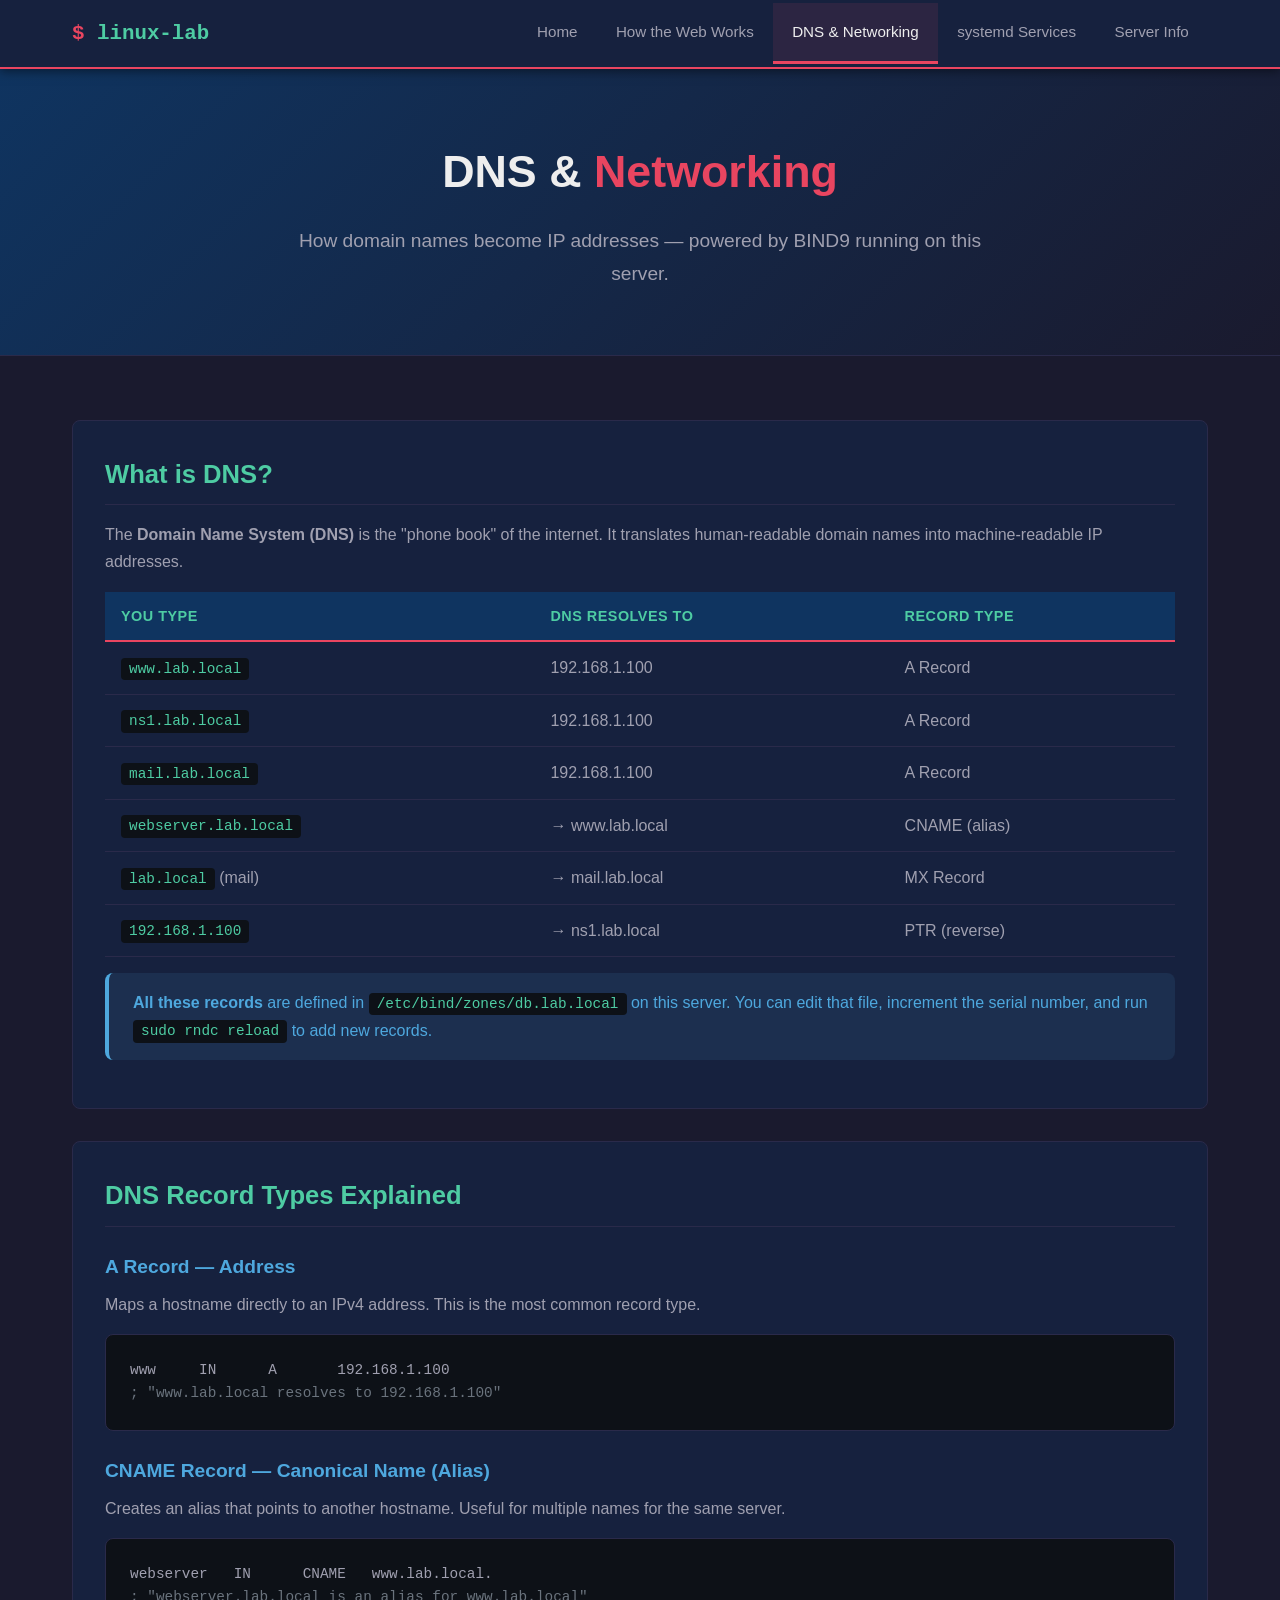
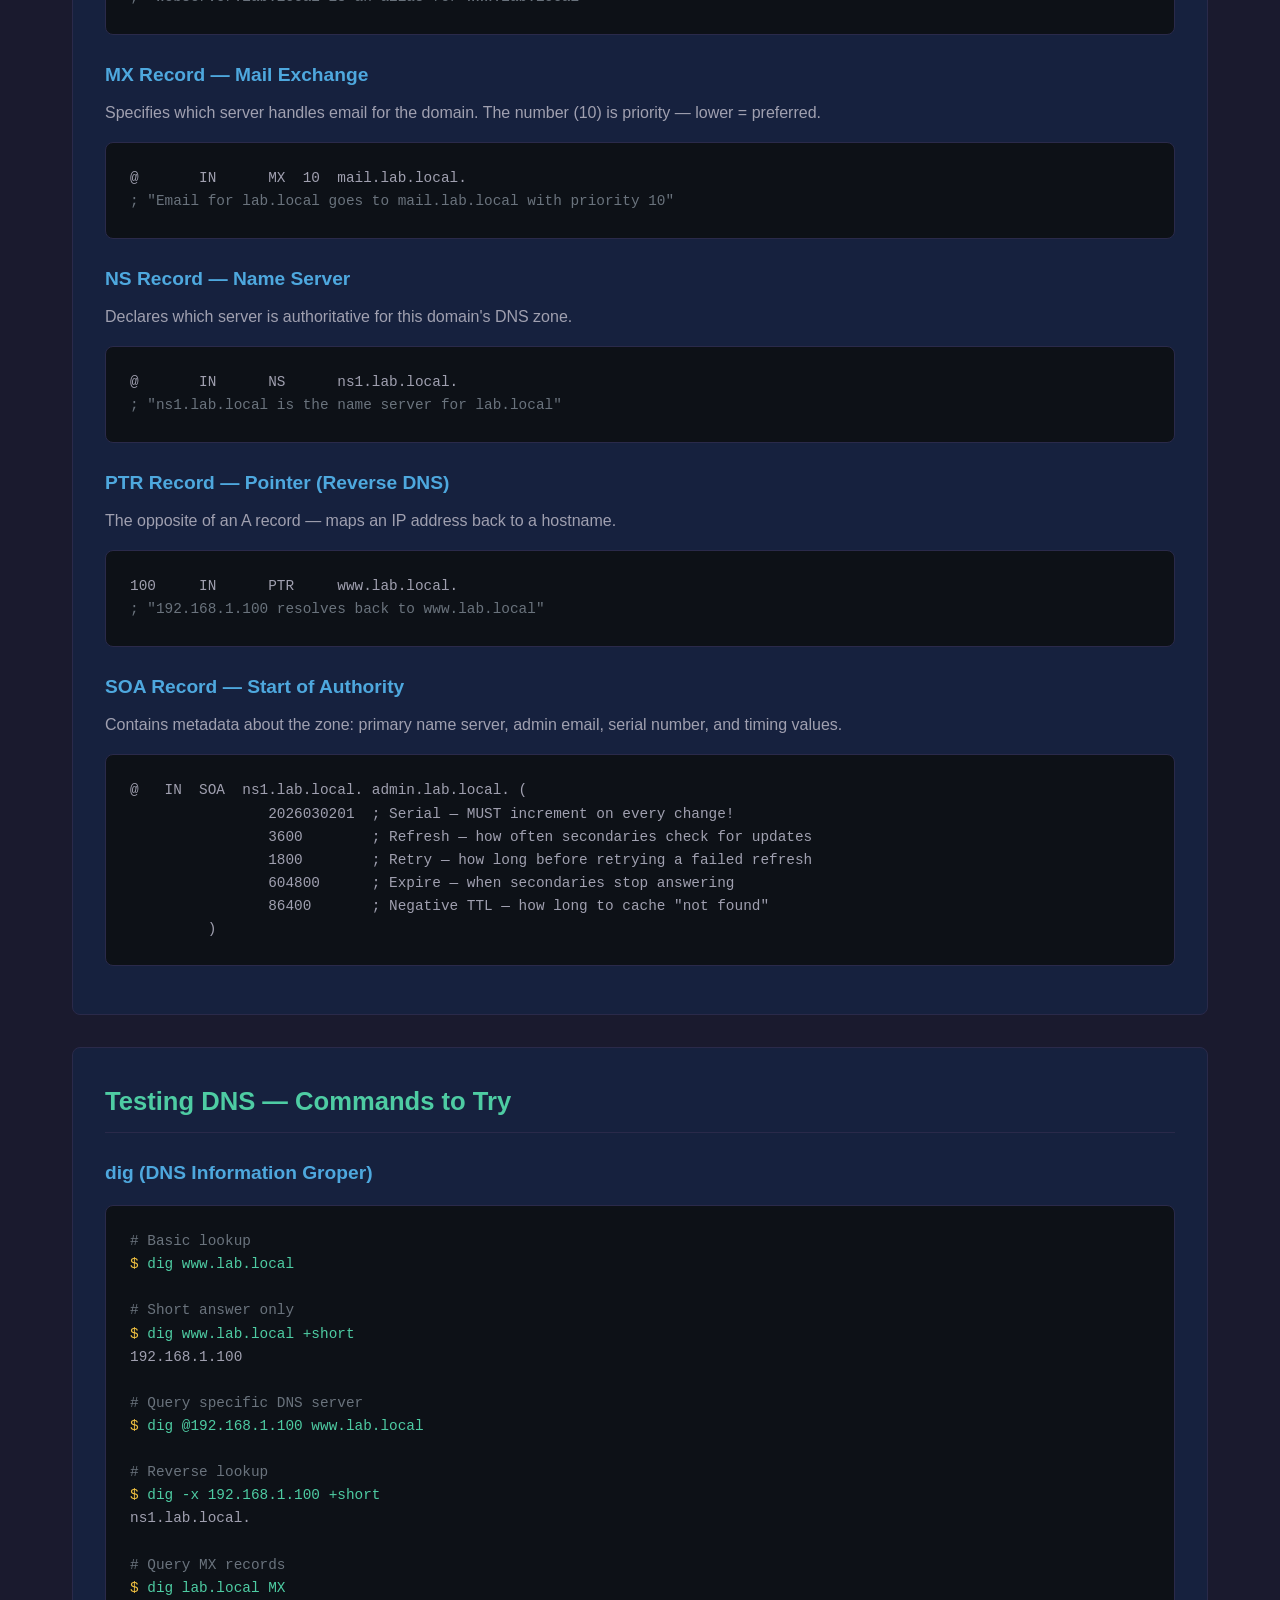
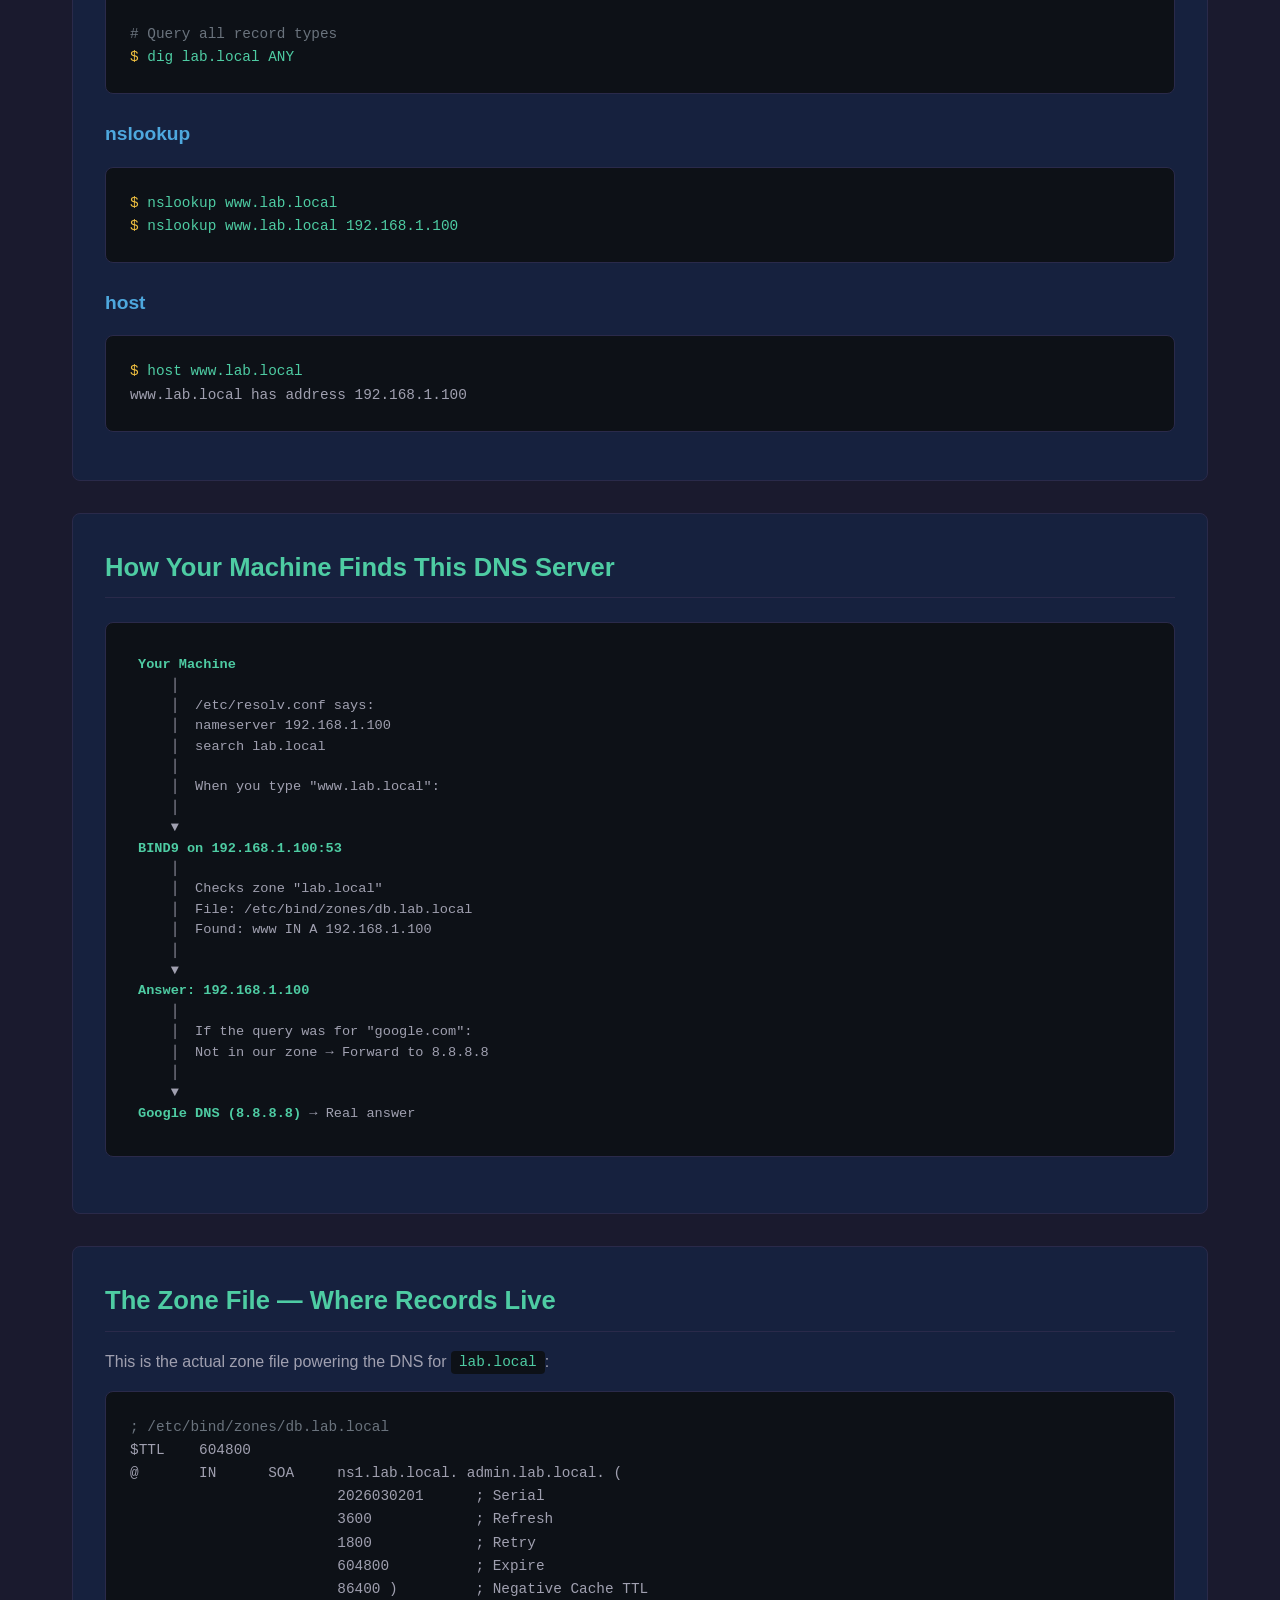
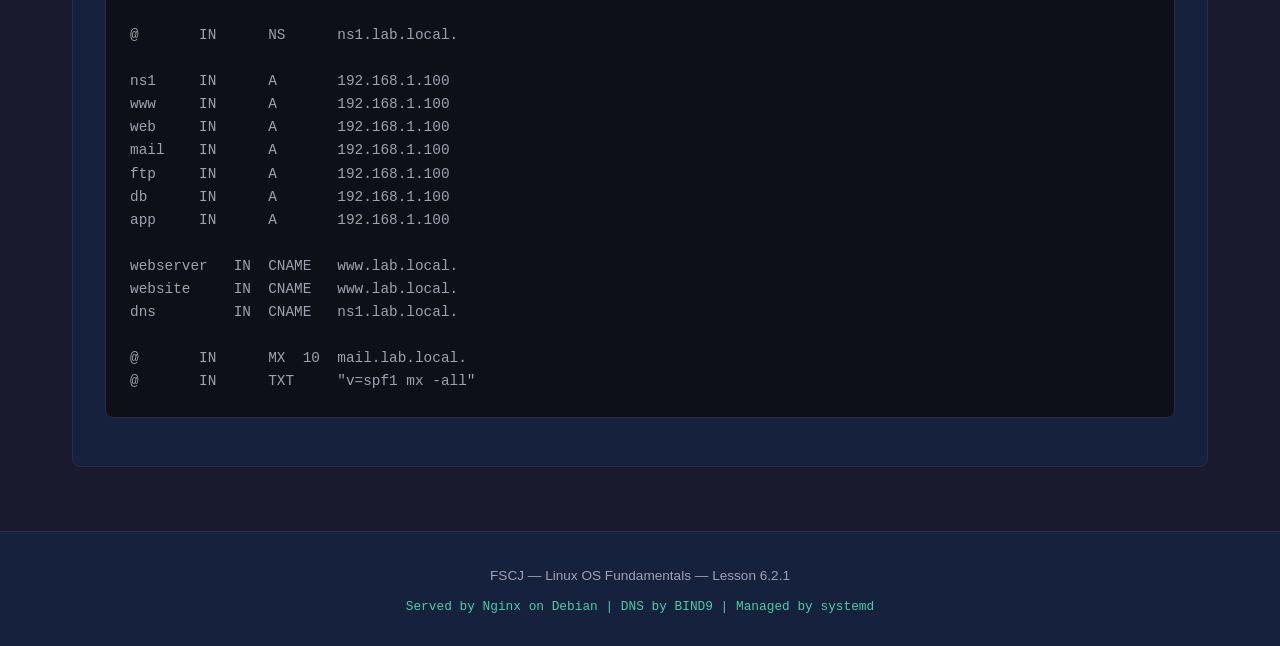
<file: lesson6-maintain-system-startup-services/sample-files/website/network.html>
<!DOCTYPE html>
<html lang="en">
<head>
    <meta charset="UTF-8">
    <meta name="viewport" content="width=device-width, initial-scale=1.0">
    <title>DNS &amp; Networking — Linux Lab</title>
    <link rel="stylesheet" href="css/style.css">
</head>
<body>

<nav>
    <div class="nav-container">
        <a href="index.html" class="logo">$ <span>linux-lab</span></a>
        <ul>
            <li><a href="index.html">Home</a></li>
            <li><a href="about.html">How the Web Works</a></li>
            <li><a href="network.html" class="active">DNS &amp; Networking</a></li>
            <li><a href="services.html">systemd Services</a></li>
            <li><a href="info.html">Server Info</a></li>
        </ul>
    </div>
</nav>

<div class="hero">
    <h1>DNS &amp; <span class="highlight">Networking</span></h1>
    <p>How domain names become IP addresses — powered by BIND9 running on this server.</p>
</div>

<main>

    <div class="content-section">
        <h2>What is DNS?</h2>
        <p>The <strong>Domain Name System (DNS)</strong> is the "phone book" of the internet. It translates human-readable domain names into machine-readable IP addresses.</p>

        <table>
            <tr><th>You Type</th><th>DNS Resolves To</th><th>Record Type</th></tr>
            <tr><td><code>www.lab.local</code></td><td>192.168.1.100</td><td>A Record</td></tr>
            <tr><td><code>ns1.lab.local</code></td><td>192.168.1.100</td><td>A Record</td></tr>
            <tr><td><code>mail.lab.local</code></td><td>192.168.1.100</td><td>A Record</td></tr>
            <tr><td><code>webserver.lab.local</code></td><td>→ www.lab.local</td><td>CNAME (alias)</td></tr>
            <tr><td><code>lab.local</code> (mail)</td><td>→ mail.lab.local</td><td>MX Record</td></tr>
            <tr><td><code>192.168.1.100</code></td><td>→ ns1.lab.local</td><td>PTR (reverse)</td></tr>
        </table>

        <div class="alert alert-info">
            <strong>All these records</strong> are defined in <code>/etc/bind/zones/db.lab.local</code> on this server. You can edit that file, increment the serial number, and run <code>sudo rndc reload</code> to add new records.
        </div>
    </div>

    <div class="content-section">
        <h2>DNS Record Types Explained</h2>

        <h3>A Record — Address</h3>
        <p>Maps a hostname directly to an IPv4 address. This is the most common record type.</p>
        <pre><code><span class="output">www     IN      A       192.168.1.100</span>
<span class="comment">; "www.lab.local resolves to 192.168.1.100"</span></code></pre>

        <h3>CNAME Record — Canonical Name (Alias)</h3>
        <p>Creates an alias that points to another hostname. Useful for multiple names for the same server.</p>
        <pre><code><span class="output">webserver   IN      CNAME   www.lab.local.</span>
<span class="comment">; "webserver.lab.local is an alias for www.lab.local"</span></code></pre>

        <h3>MX Record — Mail Exchange</h3>
        <p>Specifies which server handles email for the domain. The number (10) is priority — lower = preferred.</p>
        <pre><code><span class="output">@       IN      MX  10  mail.lab.local.</span>
<span class="comment">; "Email for lab.local goes to mail.lab.local with priority 10"</span></code></pre>

        <h3>NS Record — Name Server</h3>
        <p>Declares which server is authoritative for this domain's DNS zone.</p>
        <pre><code><span class="output">@       IN      NS      ns1.lab.local.</span>
<span class="comment">; "ns1.lab.local is the name server for lab.local"</span></code></pre>

        <h3>PTR Record — Pointer (Reverse DNS)</h3>
        <p>The opposite of an A record — maps an IP address back to a hostname.</p>
        <pre><code><span class="output">100     IN      PTR     www.lab.local.</span>
<span class="comment">; "192.168.1.100 resolves back to www.lab.local"</span></code></pre>

        <h3>SOA Record — Start of Authority</h3>
        <p>Contains metadata about the zone: primary name server, admin email, serial number, and timing values.</p>
        <pre><code><span class="output">@   IN  SOA  ns1.lab.local. admin.lab.local. (
                2026030201  ; Serial — MUST increment on every change!
                3600        ; Refresh — how often secondaries check for updates
                1800        ; Retry — how long before retrying a failed refresh
                604800      ; Expire — when secondaries stop answering
                86400       ; Negative TTL — how long to cache "not found"
         )</span></code></pre>
    </div>

    <div class="content-section">
        <h2>Testing DNS — Commands to Try</h2>

        <h3>dig (DNS Information Groper)</h3>
        <pre><code><span class="comment"># Basic lookup</span>
<span class="prompt">$</span> <span class="command">dig www.lab.local</span>

<span class="comment"># Short answer only</span>
<span class="prompt">$</span> <span class="command">dig www.lab.local +short</span>
<span class="output">192.168.1.100</span>

<span class="comment"># Query specific DNS server</span>
<span class="prompt">$</span> <span class="command">dig @192.168.1.100 www.lab.local</span>

<span class="comment"># Reverse lookup</span>
<span class="prompt">$</span> <span class="command">dig -x 192.168.1.100 +short</span>
<span class="output">ns1.lab.local.</span>

<span class="comment"># Query MX records</span>
<span class="prompt">$</span> <span class="command">dig lab.local MX</span>

<span class="comment"># Query all record types</span>
<span class="prompt">$</span> <span class="command">dig lab.local ANY</span></code></pre>

        <h3>nslookup</h3>
        <pre><code><span class="prompt">$</span> <span class="command">nslookup www.lab.local</span>
<span class="prompt">$</span> <span class="command">nslookup www.lab.local 192.168.1.100</span></code></pre>

        <h3>host</h3>
        <pre><code><span class="prompt">$</span> <span class="command">host www.lab.local</span>
<span class="output">www.lab.local has address 192.168.1.100</span></code></pre>
    </div>

    <div class="content-section">
        <h2>How Your Machine Finds This DNS Server</h2>

        <div class="diagram"><span class="label">Your Machine</span>
    │
    │  /etc/resolv.conf says:
    │  nameserver 192.168.1.100
    │  search lab.local
    │
    │  When you type "www.lab.local":
    │
    ▼
<span class="label">BIND9 on 192.168.1.100:53</span>
    │
    │  Checks zone "lab.local"
    │  File: /etc/bind/zones/db.lab.local
    │  Found: www IN A 192.168.1.100
    │
    ▼
<span class="label">Answer: 192.168.1.100</span>
    │
    │  If the query was for "google.com":
    │  Not in our zone → Forward to 8.8.8.8
    │
    ▼
<span class="label">Google DNS (8.8.8.8)</span> → Real answer</div>
    </div>

    <div class="content-section">
        <h2>The Zone File — Where Records Live</h2>
        <p>This is the actual zone file powering the DNS for <code>lab.local</code>:</p>
        <pre><code><span class="comment">; /etc/bind/zones/db.lab.local</span>
<span class="output">$TTL    604800
@       IN      SOA     ns1.lab.local. admin.lab.local. (
                        2026030201      ; Serial
                        3600            ; Refresh
                        1800            ; Retry
                        604800          ; Expire
                        86400 )         ; Negative Cache TTL

@       IN      NS      ns1.lab.local.

ns1     IN      A       192.168.1.100
www     IN      A       192.168.1.100
web     IN      A       192.168.1.100
mail    IN      A       192.168.1.100
ftp     IN      A       192.168.1.100
db      IN      A       192.168.1.100
app     IN      A       192.168.1.100

webserver   IN  CNAME   www.lab.local.
website     IN  CNAME   www.lab.local.
dns         IN  CNAME   ns1.lab.local.

@       IN      MX  10  mail.lab.local.
@       IN      TXT     "v=spf1 mx -all"</span></code></pre>
    </div>

</main>

<footer>
    <p>FSCJ — Linux OS Fundamentals — Lesson 6.2.1</p>
    <div class="footer-info">Served by Nginx on Debian | DNS by BIND9 | Managed by systemd</div>
</footer>

</body>
</html>
</file>
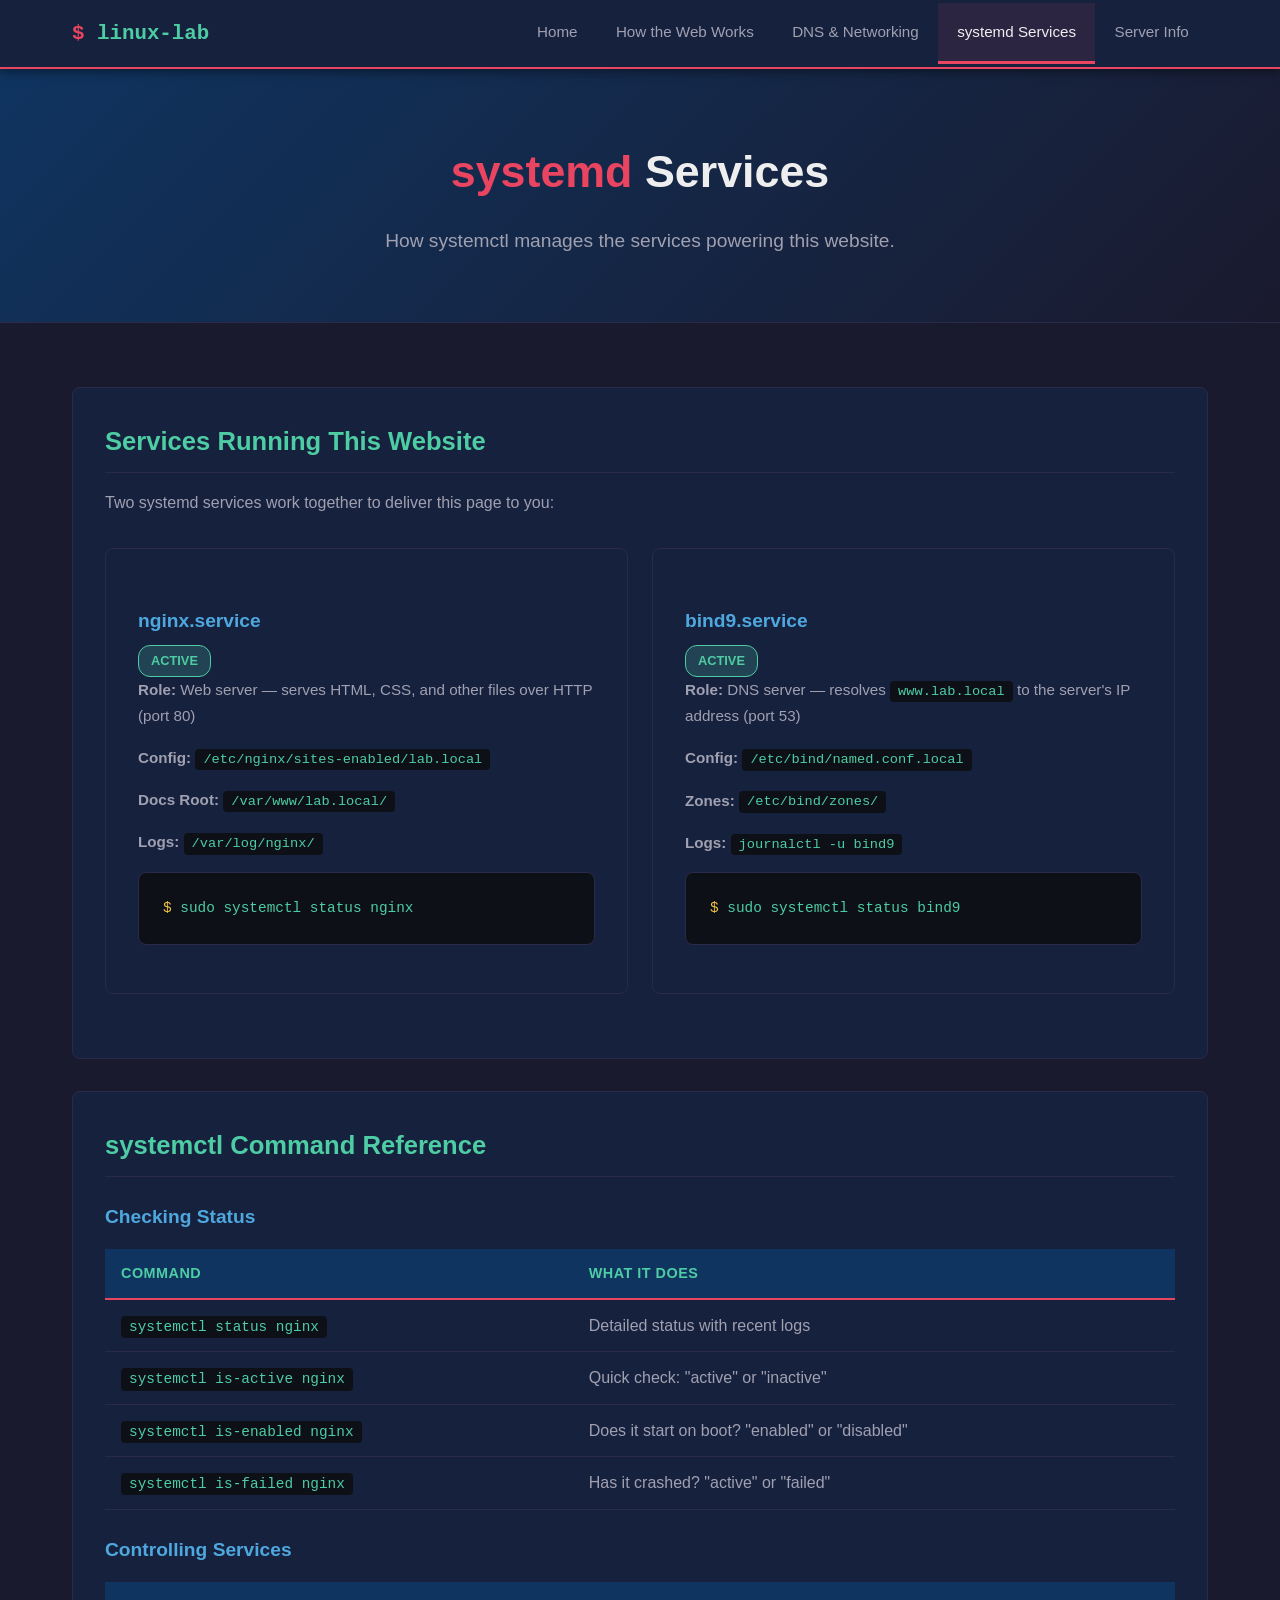
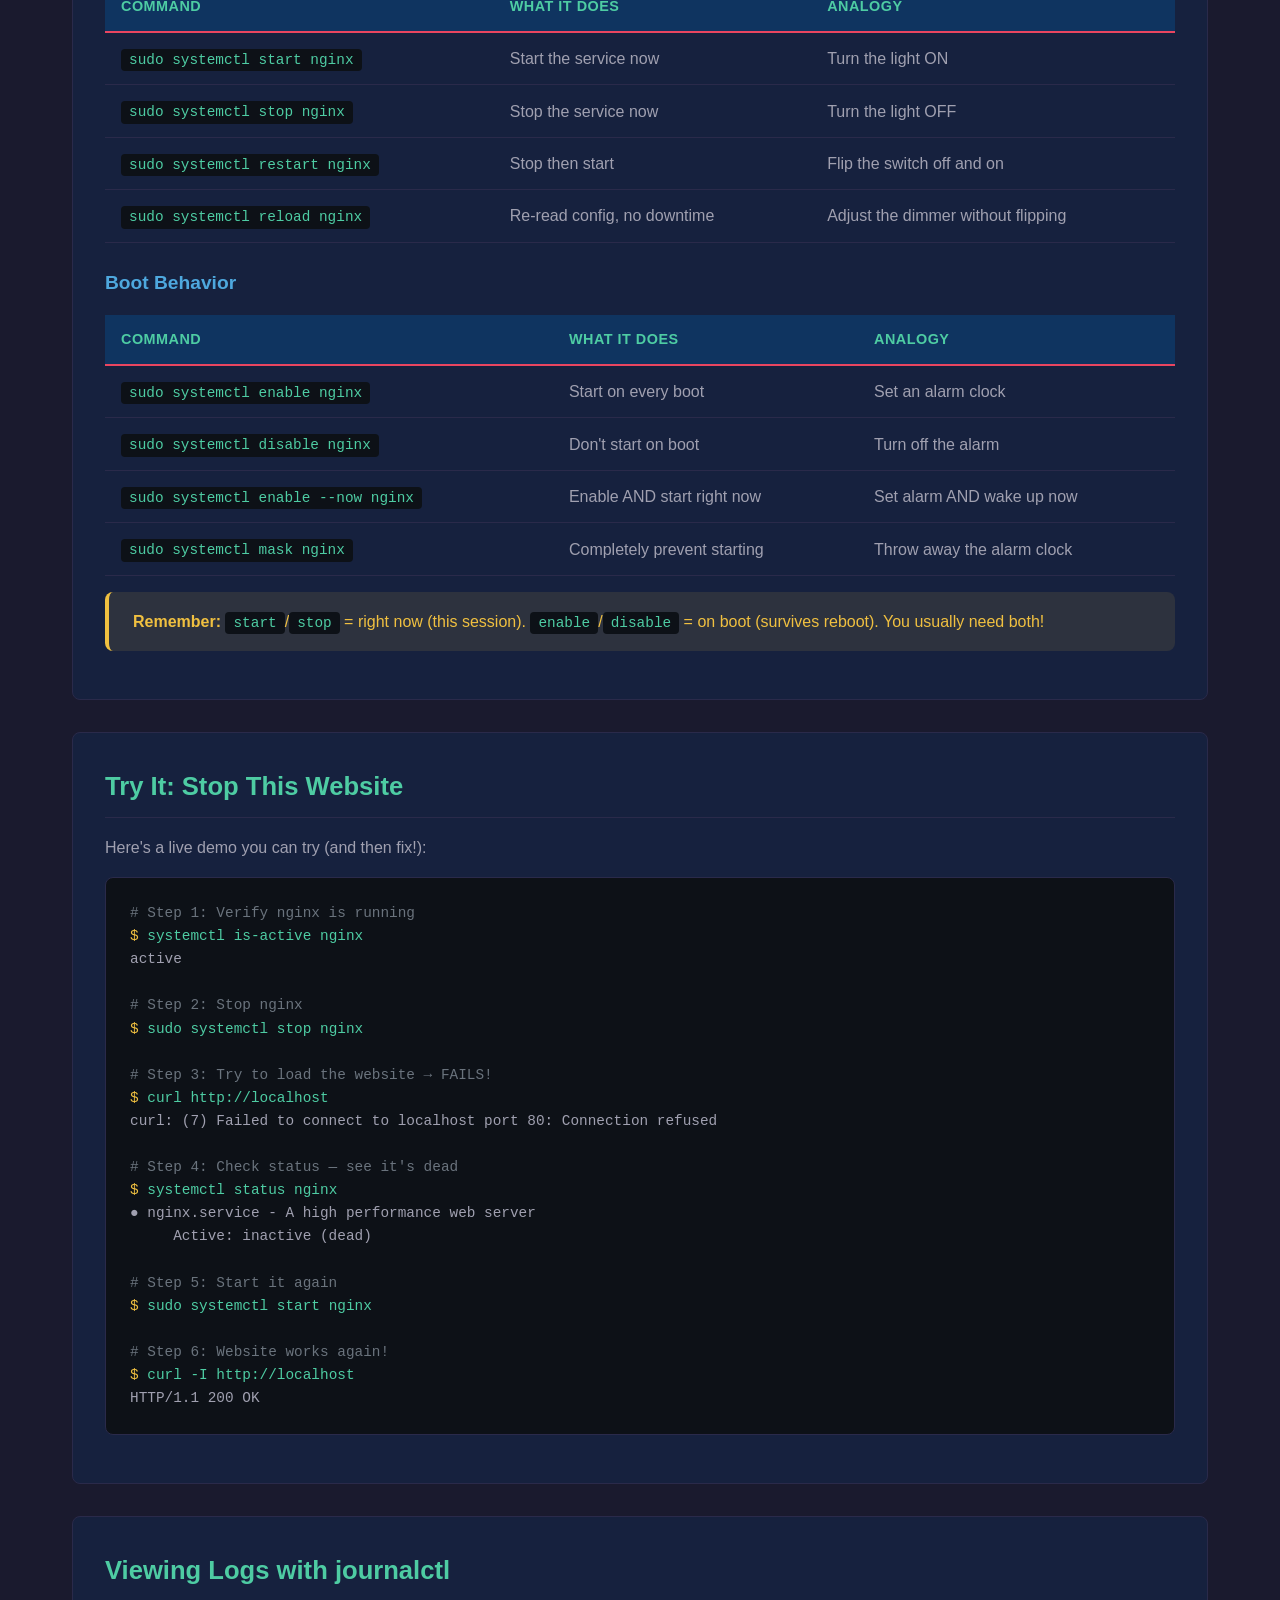
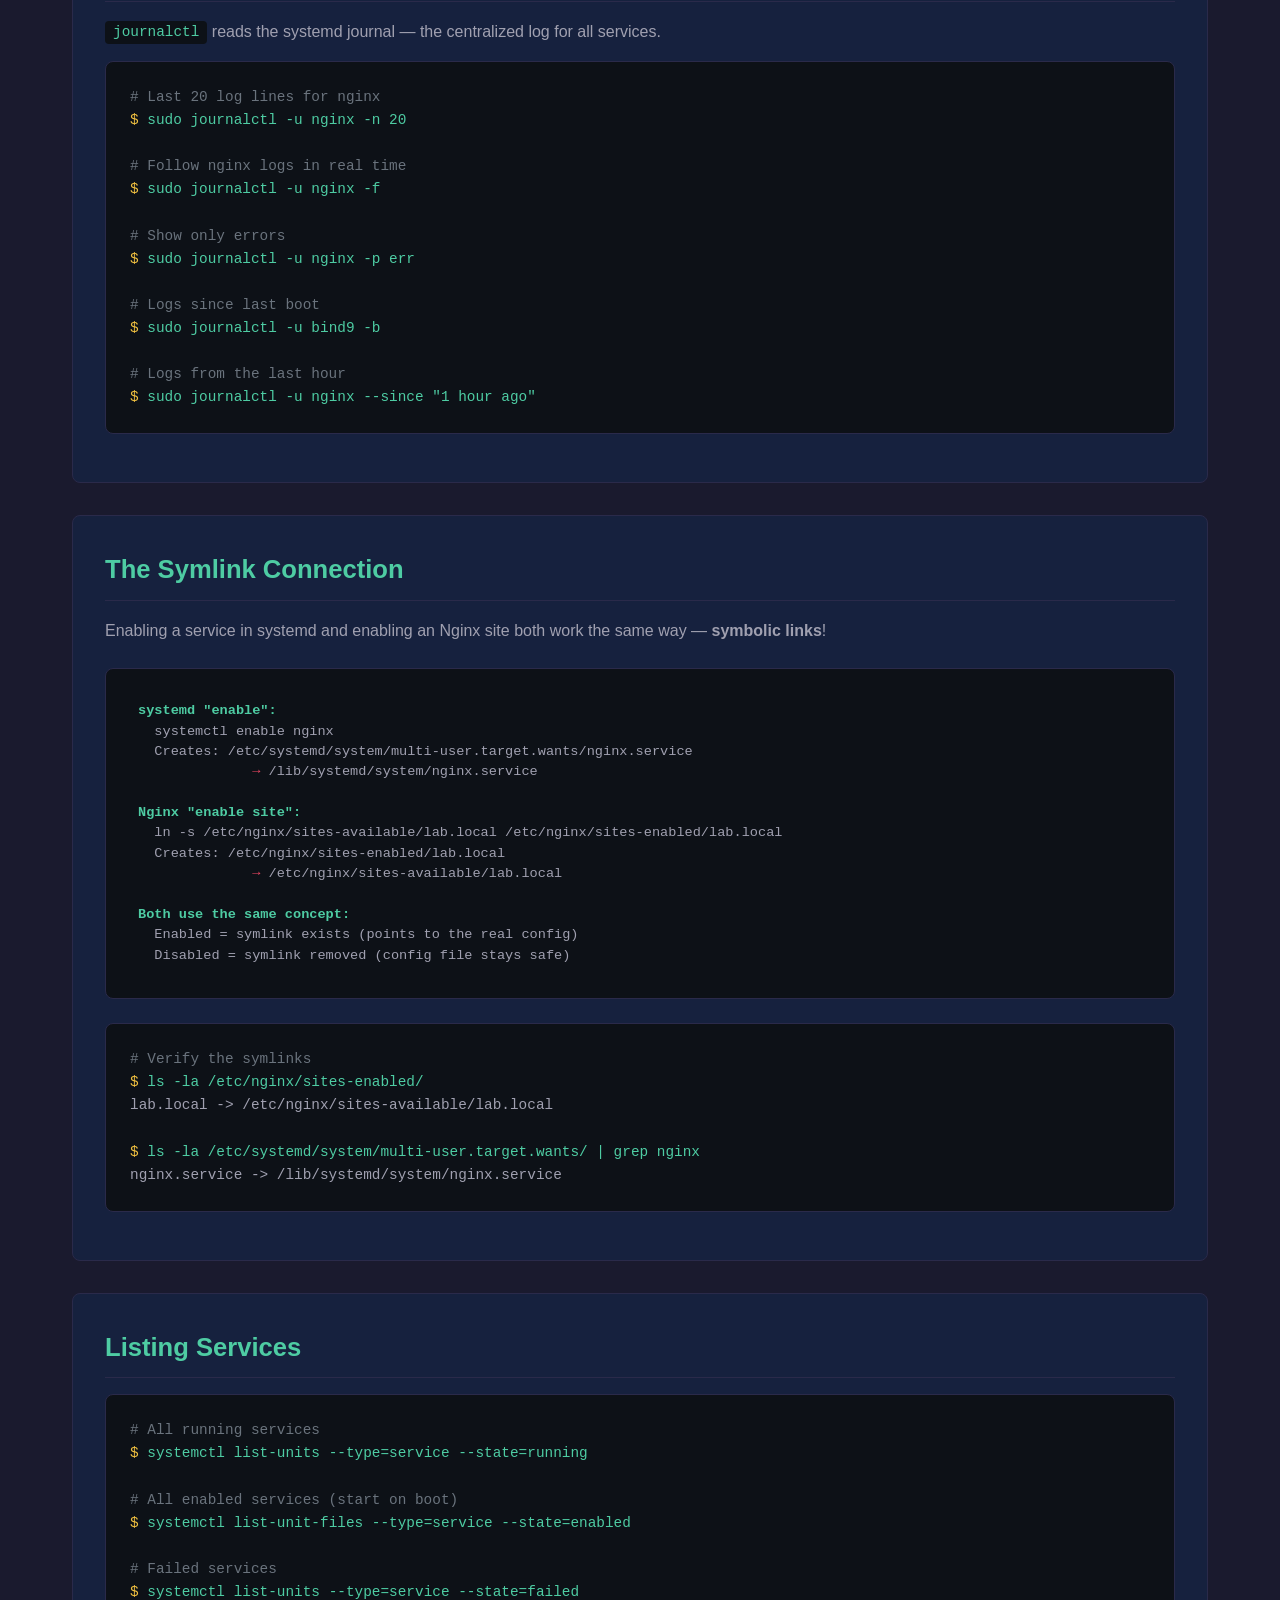
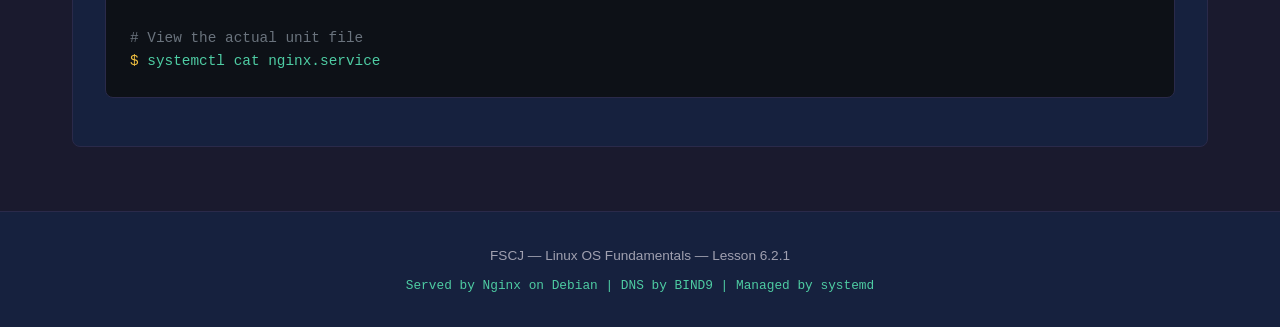
<file: lesson6-maintain-system-startup-services/sample-files/website/services.html>
<!DOCTYPE html>
<html lang="en">
<head>
    <meta charset="UTF-8">
    <meta name="viewport" content="width=device-width, initial-scale=1.0">
    <title>systemd Services — Linux Lab</title>
    <link rel="stylesheet" href="css/style.css">
</head>
<body>

<nav>
    <div class="nav-container">
        <a href="index.html" class="logo">$ <span>linux-lab</span></a>
        <ul>
            <li><a href="index.html">Home</a></li>
            <li><a href="about.html">How the Web Works</a></li>
            <li><a href="network.html">DNS &amp; Networking</a></li>
            <li><a href="services.html" class="active">systemd Services</a></li>
            <li><a href="info.html">Server Info</a></li>
        </ul>
    </div>
</nav>

<div class="hero">
    <h1><span class="highlight">systemd</span> Services</h1>
    <p>How systemctl manages the services powering this website.</p>
</div>

<main>

    <div class="content-section">
        <h2>Services Running This Website</h2>
        <p>Two systemd services work together to deliver this page to you:</p>

        <div class="card-grid">
            <div class="card">
                <h3>nginx.service</h3>
                <span class="badge badge-green">Active</span>
                <p><strong>Role:</strong> Web server — serves HTML, CSS, and other files over HTTP (port 80)</p>
                <p><strong>Config:</strong> <code>/etc/nginx/sites-enabled/lab.local</code></p>
                <p><strong>Docs Root:</strong> <code>/var/www/lab.local/</code></p>
                <p><strong>Logs:</strong> <code>/var/log/nginx/</code></p>
                <pre><code><span class="prompt">$</span> <span class="command">sudo systemctl status nginx</span></code></pre>
            </div>
            <div class="card">
                <h3>bind9.service</h3>
                <span class="badge badge-green">Active</span>
                <p><strong>Role:</strong> DNS server — resolves <code>www.lab.local</code> to the server's IP address (port 53)</p>
                <p><strong>Config:</strong> <code>/etc/bind/named.conf.local</code></p>
                <p><strong>Zones:</strong> <code>/etc/bind/zones/</code></p>
                <p><strong>Logs:</strong> <code>journalctl -u bind9</code></p>
                <pre><code><span class="prompt">$</span> <span class="command">sudo systemctl status bind9</span></code></pre>
            </div>
        </div>
    </div>

    <div class="content-section">
        <h2>systemctl Command Reference</h2>

        <h3>Checking Status</h3>
        <table>
            <tr><th>Command</th><th>What It Does</th></tr>
            <tr><td><code>systemctl status nginx</code></td><td>Detailed status with recent logs</td></tr>
            <tr><td><code>systemctl is-active nginx</code></td><td>Quick check: "active" or "inactive"</td></tr>
            <tr><td><code>systemctl is-enabled nginx</code></td><td>Does it start on boot? "enabled" or "disabled"</td></tr>
            <tr><td><code>systemctl is-failed nginx</code></td><td>Has it crashed? "active" or "failed"</td></tr>
        </table>

        <h3>Controlling Services</h3>
        <table>
            <tr><th>Command</th><th>What It Does</th><th>Analogy</th></tr>
            <tr><td><code>sudo systemctl start nginx</code></td><td>Start the service now</td><td>Turn the light ON</td></tr>
            <tr><td><code>sudo systemctl stop nginx</code></td><td>Stop the service now</td><td>Turn the light OFF</td></tr>
            <tr><td><code>sudo systemctl restart nginx</code></td><td>Stop then start</td><td>Flip the switch off and on</td></tr>
            <tr><td><code>sudo systemctl reload nginx</code></td><td>Re-read config, no downtime</td><td>Adjust the dimmer without flipping</td></tr>
        </table>

        <h3>Boot Behavior</h3>
        <table>
            <tr><th>Command</th><th>What It Does</th><th>Analogy</th></tr>
            <tr><td><code>sudo systemctl enable nginx</code></td><td>Start on every boot</td><td>Set an alarm clock</td></tr>
            <tr><td><code>sudo systemctl disable nginx</code></td><td>Don't start on boot</td><td>Turn off the alarm</td></tr>
            <tr><td><code>sudo systemctl enable --now nginx</code></td><td>Enable AND start right now</td><td>Set alarm AND wake up now</td></tr>
            <tr><td><code>sudo systemctl mask nginx</code></td><td>Completely prevent starting</td><td>Throw away the alarm clock</td></tr>
        </table>

        <div class="alert alert-warning">
            <strong>Remember:</strong> <code>start</code>/<code>stop</code> = right now (this session). <code>enable</code>/<code>disable</code> = on boot (survives reboot). You usually need both!
        </div>
    </div>

    <div class="content-section">
        <h2>Try It: Stop This Website</h2>
        <p>Here's a live demo you can try (and then fix!):</p>

        <pre><code><span class="comment"># Step 1: Verify nginx is running</span>
<span class="prompt">$</span> <span class="command">systemctl is-active nginx</span>
<span class="output">active</span>

<span class="comment"># Step 2: Stop nginx</span>
<span class="prompt">$</span> <span class="command">sudo systemctl stop nginx</span>

<span class="comment"># Step 3: Try to load the website → FAILS!</span>
<span class="prompt">$</span> <span class="command">curl http://localhost</span>
<span class="output">curl: (7) Failed to connect to localhost port 80: Connection refused</span>

<span class="comment"># Step 4: Check status — see it's dead</span>
<span class="prompt">$</span> <span class="command">systemctl status nginx</span>
<span class="output">● nginx.service - A high performance web server
     Active: inactive (dead)</span>

<span class="comment"># Step 5: Start it again</span>
<span class="prompt">$</span> <span class="command">sudo systemctl start nginx</span>

<span class="comment"># Step 6: Website works again!</span>
<span class="prompt">$</span> <span class="command">curl -I http://localhost</span>
<span class="output">HTTP/1.1 200 OK</span></code></pre>
    </div>

    <div class="content-section">
        <h2>Viewing Logs with journalctl</h2>
        <p><code>journalctl</code> reads the systemd journal — the centralized log for all services.</p>

        <pre><code><span class="comment"># Last 20 log lines for nginx</span>
<span class="prompt">$</span> <span class="command">sudo journalctl -u nginx -n 20</span>

<span class="comment"># Follow nginx logs in real time</span>
<span class="prompt">$</span> <span class="command">sudo journalctl -u nginx -f</span>

<span class="comment"># Show only errors</span>
<span class="prompt">$</span> <span class="command">sudo journalctl -u nginx -p err</span>

<span class="comment"># Logs since last boot</span>
<span class="prompt">$</span> <span class="command">sudo journalctl -u bind9 -b</span>

<span class="comment"># Logs from the last hour</span>
<span class="prompt">$</span> <span class="command">sudo journalctl -u nginx --since "1 hour ago"</span></code></pre>
    </div>

    <div class="content-section">
        <h2>The Symlink Connection</h2>
        <p>Enabling a service in systemd and enabling an Nginx site both work the same way — <strong>symbolic links</strong>!</p>

        <div class="diagram"><span class="label">systemd "enable":</span>
  systemctl enable nginx
  Creates: /etc/systemd/system/multi-user.target.wants/nginx.service
              <span class="arrow">→</span> /lib/systemd/system/nginx.service

<span class="label">Nginx "enable site":</span>
  ln -s /etc/nginx/sites-available/lab.local /etc/nginx/sites-enabled/lab.local
  Creates: /etc/nginx/sites-enabled/lab.local
              <span class="arrow">→</span> /etc/nginx/sites-available/lab.local

<span class="label">Both use the same concept:</span>
  Enabled = symlink exists (points to the real config)
  Disabled = symlink removed (config file stays safe)</div>

        <pre><code><span class="comment"># Verify the symlinks</span>
<span class="prompt">$</span> <span class="command">ls -la /etc/nginx/sites-enabled/</span>
<span class="output">lab.local -> /etc/nginx/sites-available/lab.local</span>

<span class="prompt">$</span> <span class="command">ls -la /etc/systemd/system/multi-user.target.wants/ | grep nginx</span>
<span class="output">nginx.service -> /lib/systemd/system/nginx.service</span></code></pre>
    </div>

    <div class="content-section">
        <h2>Listing Services</h2>
        <pre><code><span class="comment"># All running services</span>
<span class="prompt">$</span> <span class="command">systemctl list-units --type=service --state=running</span>

<span class="comment"># All enabled services (start on boot)</span>
<span class="prompt">$</span> <span class="command">systemctl list-unit-files --type=service --state=enabled</span>

<span class="comment"># Failed services</span>
<span class="prompt">$</span> <span class="command">systemctl list-units --type=service --state=failed</span>

<span class="comment"># View the actual unit file</span>
<span class="prompt">$</span> <span class="command">systemctl cat nginx.service</span></code></pre>
    </div>

</main>

<footer>
    <p>FSCJ — Linux OS Fundamentals — Lesson 6.2.1</p>
    <div class="footer-info">Served by Nginx on Debian | DNS by BIND9 | Managed by systemd</div>
</footer>

</body>
</html>
</file>
<file: lesson6-maintain-system-startup-services/sample-files/website/css/style.css>
/* /var/www/lab.local/css/style.css */
/* Lab Website Stylesheet — FSCJ Linux Fundamentals */

:root {
    --bg-dark: #1a1a2e;
    --bg-card: #16213e;
    --bg-highlight: #0f3460;
    --accent: #e94560;
    --accent-hover: #ff6b81;
    --text: #eee;
    --text-muted: #a0a0b0;
    --green: #4ecca3;
    --yellow: #f0c040;
    --blue: #4ea8de;
    --border: #2a2a4a;
    --code-bg: #0d1117;
    --font-mono: 'Courier New', Courier, monospace;
}

* {
    margin: 0;
    padding: 0;
    box-sizing: border-box;
}

body {
    font-family: 'Segoe UI', Tahoma, Geneva, Verdana, sans-serif;
    background-color: var(--bg-dark);
    color: var(--text);
    line-height: 1.7;
    min-height: 100vh;
    display: flex;
    flex-direction: column;
}

/* ===== NAVIGATION ===== */
nav {
    background-color: var(--bg-card);
    border-bottom: 2px solid var(--accent);
    padding: 0;
    position: sticky;
    top: 0;
    z-index: 100;
    box-shadow: 0 2px 10px rgba(0,0,0,0.5);
}

nav .nav-container {
    max-width: 1200px;
    margin: 0 auto;
    display: flex;
    align-items: center;
    justify-content: space-between;
    padding: 0 2rem;
}

nav .logo {
    font-size: 1.3rem;
    font-weight: bold;
    color: var(--accent);
    text-decoration: none;
    padding: 1rem 0;
    font-family: var(--font-mono);
}

nav .logo span {
    color: var(--green);
}

nav ul {
    list-style: none;
    display: flex;
    gap: 0;
}

nav ul li a {
    color: var(--text-muted);
    text-decoration: none;
    padding: 1rem 1.2rem;
    display: block;
    transition: all 0.2s ease;
    border-bottom: 3px solid transparent;
    font-size: 0.95rem;
}

nav ul li a:hover,
nav ul li a.active {
    color: var(--text);
    background-color: rgba(233, 69, 96, 0.1);
    border-bottom-color: var(--accent);
}

/* ===== HERO / HEADER ===== */
.hero {
    background: linear-gradient(135deg, var(--bg-highlight) 0%, var(--bg-dark) 100%);
    padding: 4rem 2rem;
    text-align: center;
    border-bottom: 1px solid var(--border);
}

.hero h1 {
    font-size: 2.8rem;
    margin-bottom: 1rem;
    color: var(--text);
}

.hero h1 .highlight {
    color: var(--accent);
}

.hero p {
    font-size: 1.2rem;
    color: var(--text-muted);
    max-width: 700px;
    margin: 0 auto;
}

/* ===== MAIN CONTENT ===== */
main {
    max-width: 1200px;
    margin: 0 auto;
    padding: 2rem;
    flex: 1;
    width: 100%;
}

/* ===== CARDS ===== */
.card-grid {
    display: grid;
    grid-template-columns: repeat(auto-fit, minmax(320px, 1fr));
    gap: 1.5rem;
    margin: 2rem 0;
}

.card {
    background-color: var(--bg-card);
    border: 1px solid var(--border);
    border-radius: 8px;
    padding: 2rem;
    transition: transform 0.2s, border-color 0.2s;
}

.card:hover {
    transform: translateY(-3px);
    border-color: var(--accent);
}

.card h3 {
    color: var(--accent);
    margin-bottom: 0.5rem;
    font-size: 1.3rem;
}

.card .icon {
    font-size: 2.5rem;
    margin-bottom: 1rem;
}

.card p {
    color: var(--text-muted);
    font-size: 0.95rem;
}

.card a {
    display: inline-block;
    margin-top: 1rem;
    color: var(--green);
    text-decoration: none;
    font-weight: bold;
    transition: color 0.2s;
}

.card a:hover {
    color: var(--accent-hover);
}

/* ===== CONTENT SECTIONS ===== */
.content-section {
    background-color: var(--bg-card);
    border: 1px solid var(--border);
    border-radius: 8px;
    padding: 2rem;
    margin: 2rem 0;
}

.content-section h2 {
    color: var(--green);
    margin-bottom: 1rem;
    font-size: 1.6rem;
    border-bottom: 1px solid var(--border);
    padding-bottom: 0.5rem;
}

.content-section h3 {
    color: var(--blue);
    margin: 1.5rem 0 0.5rem;
    font-size: 1.2rem;
}

.content-section p {
    margin-bottom: 1rem;
    color: var(--text-muted);
}

.content-section ul, .content-section ol {
    margin: 1rem 0 1rem 2rem;
    color: var(--text-muted);
}

.content-section li {
    margin-bottom: 0.5rem;
}

/* ===== CODE BLOCKS ===== */
code {
    background-color: var(--code-bg);
    color: var(--green);
    padding: 0.2rem 0.5rem;
    border-radius: 4px;
    font-family: var(--font-mono);
    font-size: 0.9em;
}

pre {
    background-color: var(--code-bg);
    border: 1px solid var(--border);
    border-radius: 8px;
    padding: 1.5rem;
    overflow-x: auto;
    margin: 1rem 0;
    position: relative;
}

pre code {
    background: none;
    padding: 0;
    color: var(--text);
    font-size: 0.9rem;
    line-height: 1.6;
}

pre .comment {
    color: #6a737d;
}

pre .command {
    color: var(--green);
}

pre .output {
    color: var(--text-muted);
}

pre .prompt {
    color: var(--yellow);
}

/* ===== TABLES ===== */
table {
    width: 100%;
    border-collapse: collapse;
    margin: 1rem 0;
}

th {
    background-color: var(--bg-highlight);
    color: var(--green);
    text-align: left;
    padding: 0.75rem 1rem;
    border-bottom: 2px solid var(--accent);
    font-size: 0.9rem;
    text-transform: uppercase;
    letter-spacing: 0.5px;
}

td {
    padding: 0.75rem 1rem;
    border-bottom: 1px solid var(--border);
    color: var(--text-muted);
}

tr:hover td {
    background-color: rgba(78, 202, 163, 0.05);
}

/* ===== DIAGRAM BOXES ===== */
.diagram {
    background-color: var(--code-bg);
    border: 1px solid var(--border);
    border-radius: 8px;
    padding: 2rem;
    margin: 1.5rem 0;
    font-family: var(--font-mono);
    font-size: 0.85rem;
    line-height: 1.5;
    overflow-x: auto;
    white-space: pre;
    color: var(--text-muted);
}

.diagram .label {
    color: var(--green);
    font-weight: bold;
}

.diagram .arrow {
    color: var(--accent);
}

/* ===== STATUS BADGES ===== */
.badge {
    display: inline-block;
    padding: 0.25rem 0.75rem;
    border-radius: 12px;
    font-size: 0.8rem;
    font-weight: bold;
    text-transform: uppercase;
}

.badge-green {
    background-color: rgba(78, 202, 163, 0.2);
    color: var(--green);
    border: 1px solid var(--green);
}

.badge-red {
    background-color: rgba(233, 69, 96, 0.2);
    color: var(--accent);
    border: 1px solid var(--accent);
}

.badge-yellow {
    background-color: rgba(240, 192, 64, 0.2);
    color: var(--yellow);
    border: 1px solid var(--yellow);
}

/* ===== ALERT BOXES ===== */
.alert {
    padding: 1rem 1.5rem;
    border-radius: 8px;
    margin: 1rem 0;
    border-left: 4px solid;
}

.alert-info {
    background-color: rgba(78, 168, 222, 0.1);
    border-color: var(--blue);
    color: var(--blue);
}

.alert-success {
    background-color: rgba(78, 202, 163, 0.1);
    border-color: var(--green);
    color: var(--green);
}

.alert-warning {
    background-color: rgba(240, 192, 64, 0.1);
    border-color: var(--yellow);
    color: var(--yellow);
}

.alert-danger {
    background-color: rgba(233, 69, 96, 0.1);
    border-color: var(--accent);
    color: var(--accent);
}

/* ===== FOOTER ===== */
footer {
    background-color: var(--bg-card);
    border-top: 1px solid var(--border);
    text-align: center;
    padding: 2rem;
    color: var(--text-muted);
    font-size: 0.85rem;
    margin-top: auto;
}

footer .footer-info {
    font-family: var(--font-mono);
    font-size: 0.8rem;
    color: var(--green);
    margin-top: 0.5rem;
}

/* ===== RESPONSIVE ===== */
@media (max-width: 768px) {
    nav .nav-container {
        flex-direction: column;
        padding: 0.5rem 1rem;
    }

    nav ul {
        flex-wrap: wrap;
        justify-content: center;
    }

    nav ul li a {
        padding: 0.75rem 0.8rem;
        font-size: 0.85rem;
    }

    .hero h1 {
        font-size: 1.8rem;
    }

    .card-grid {
        grid-template-columns: 1fr;
    }

    main {
        padding: 1rem;
    }
}
</file>
